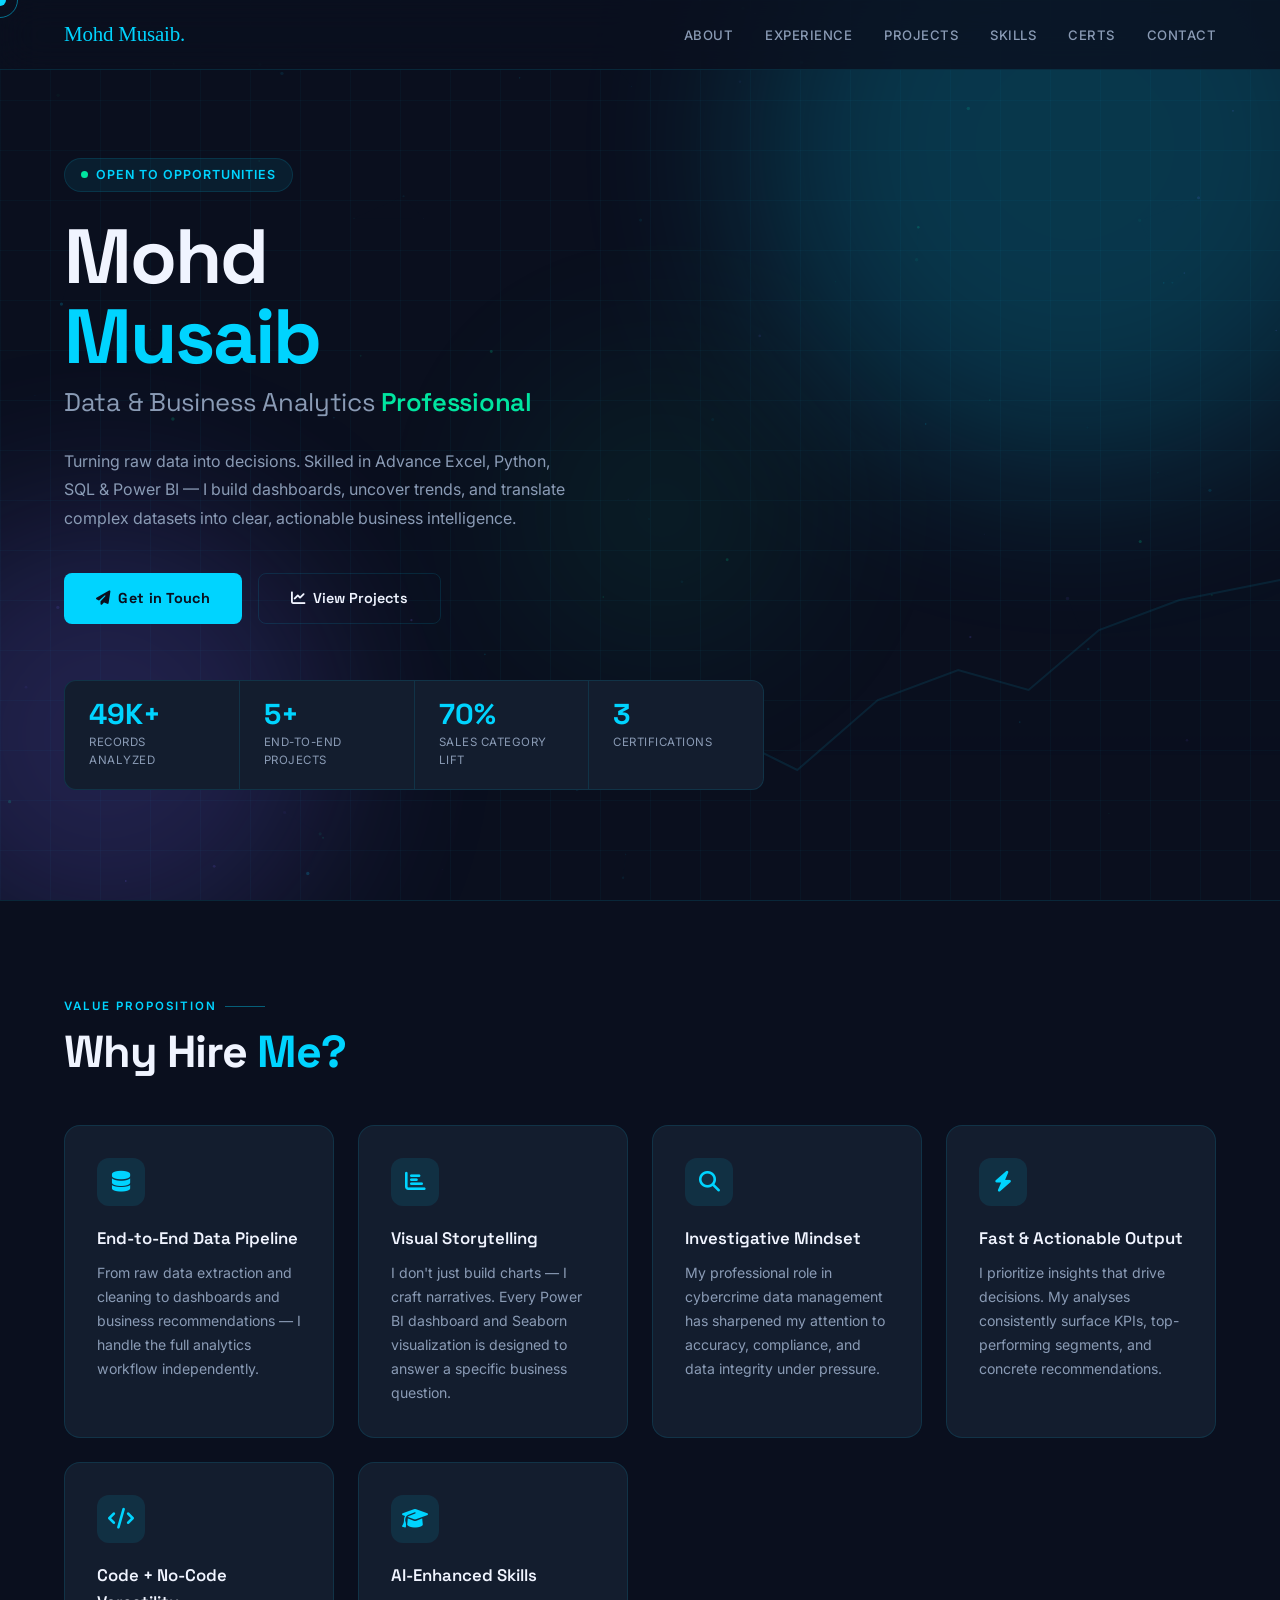
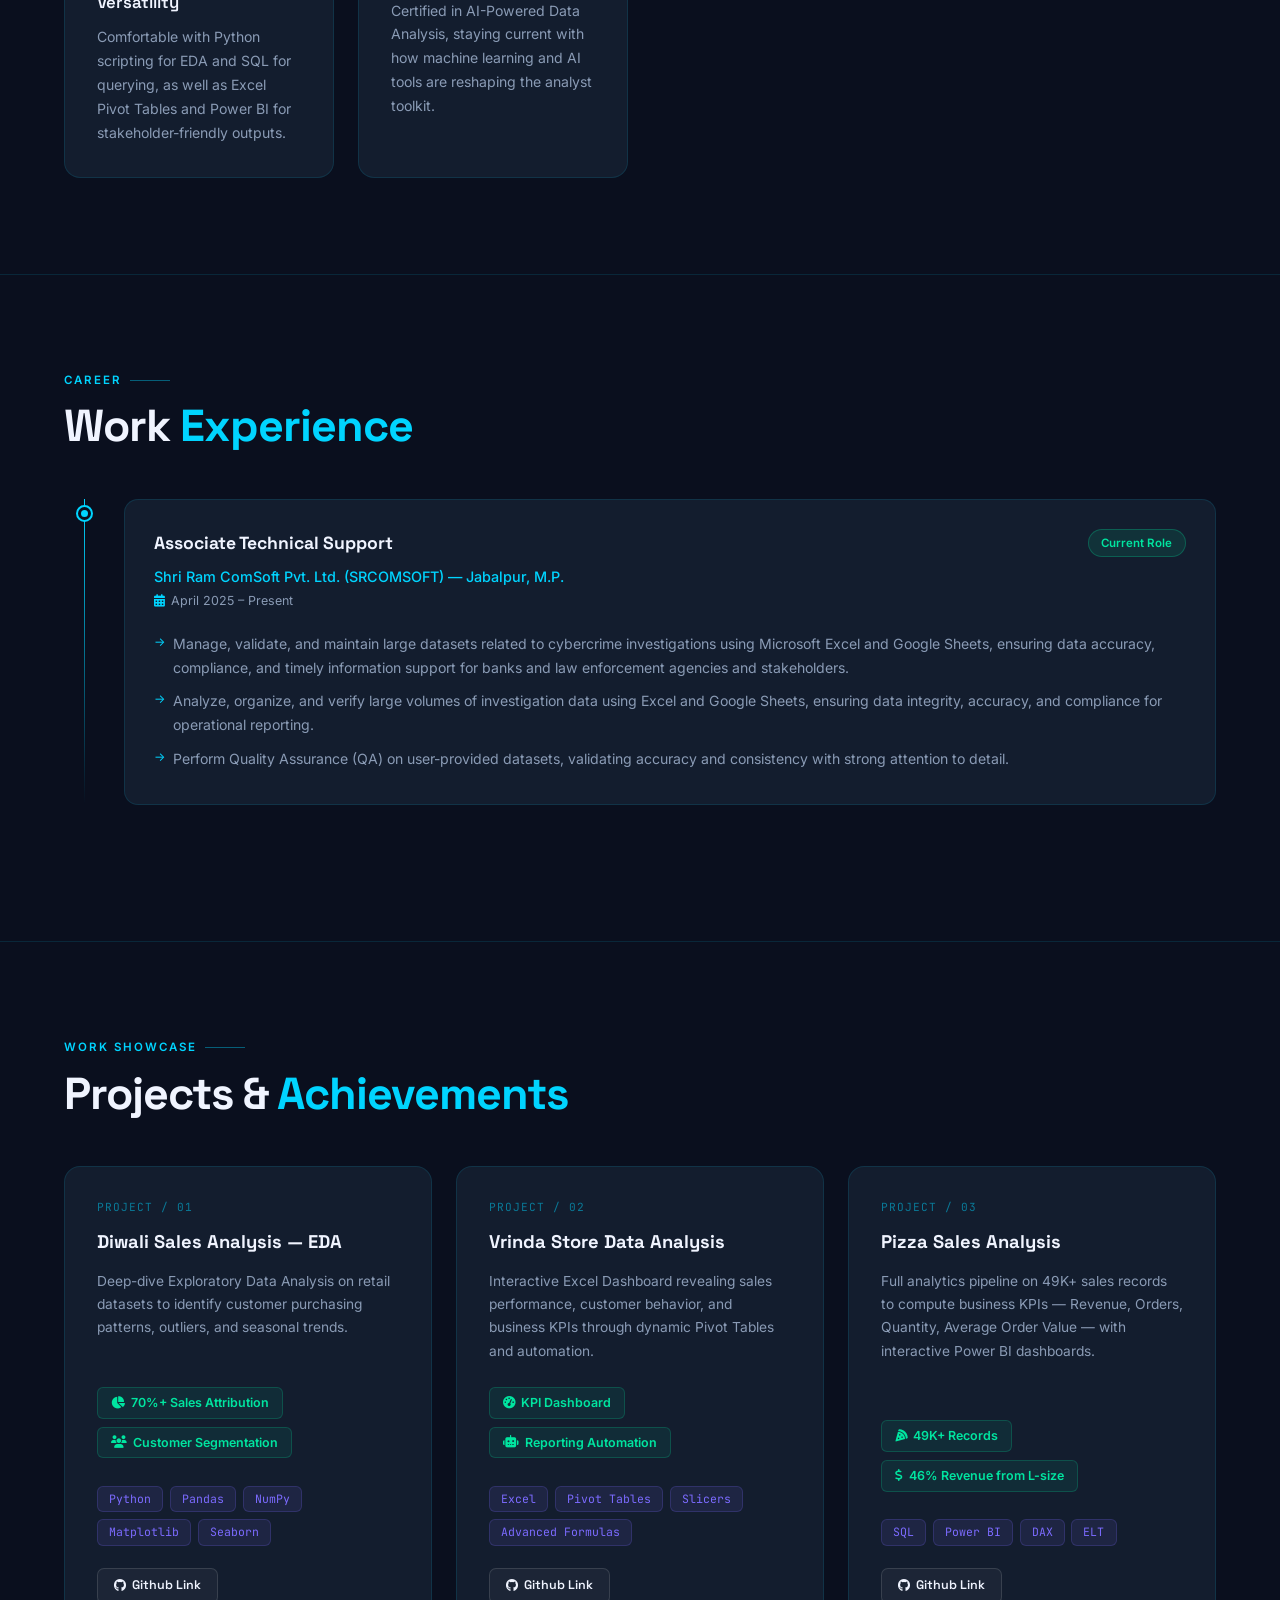
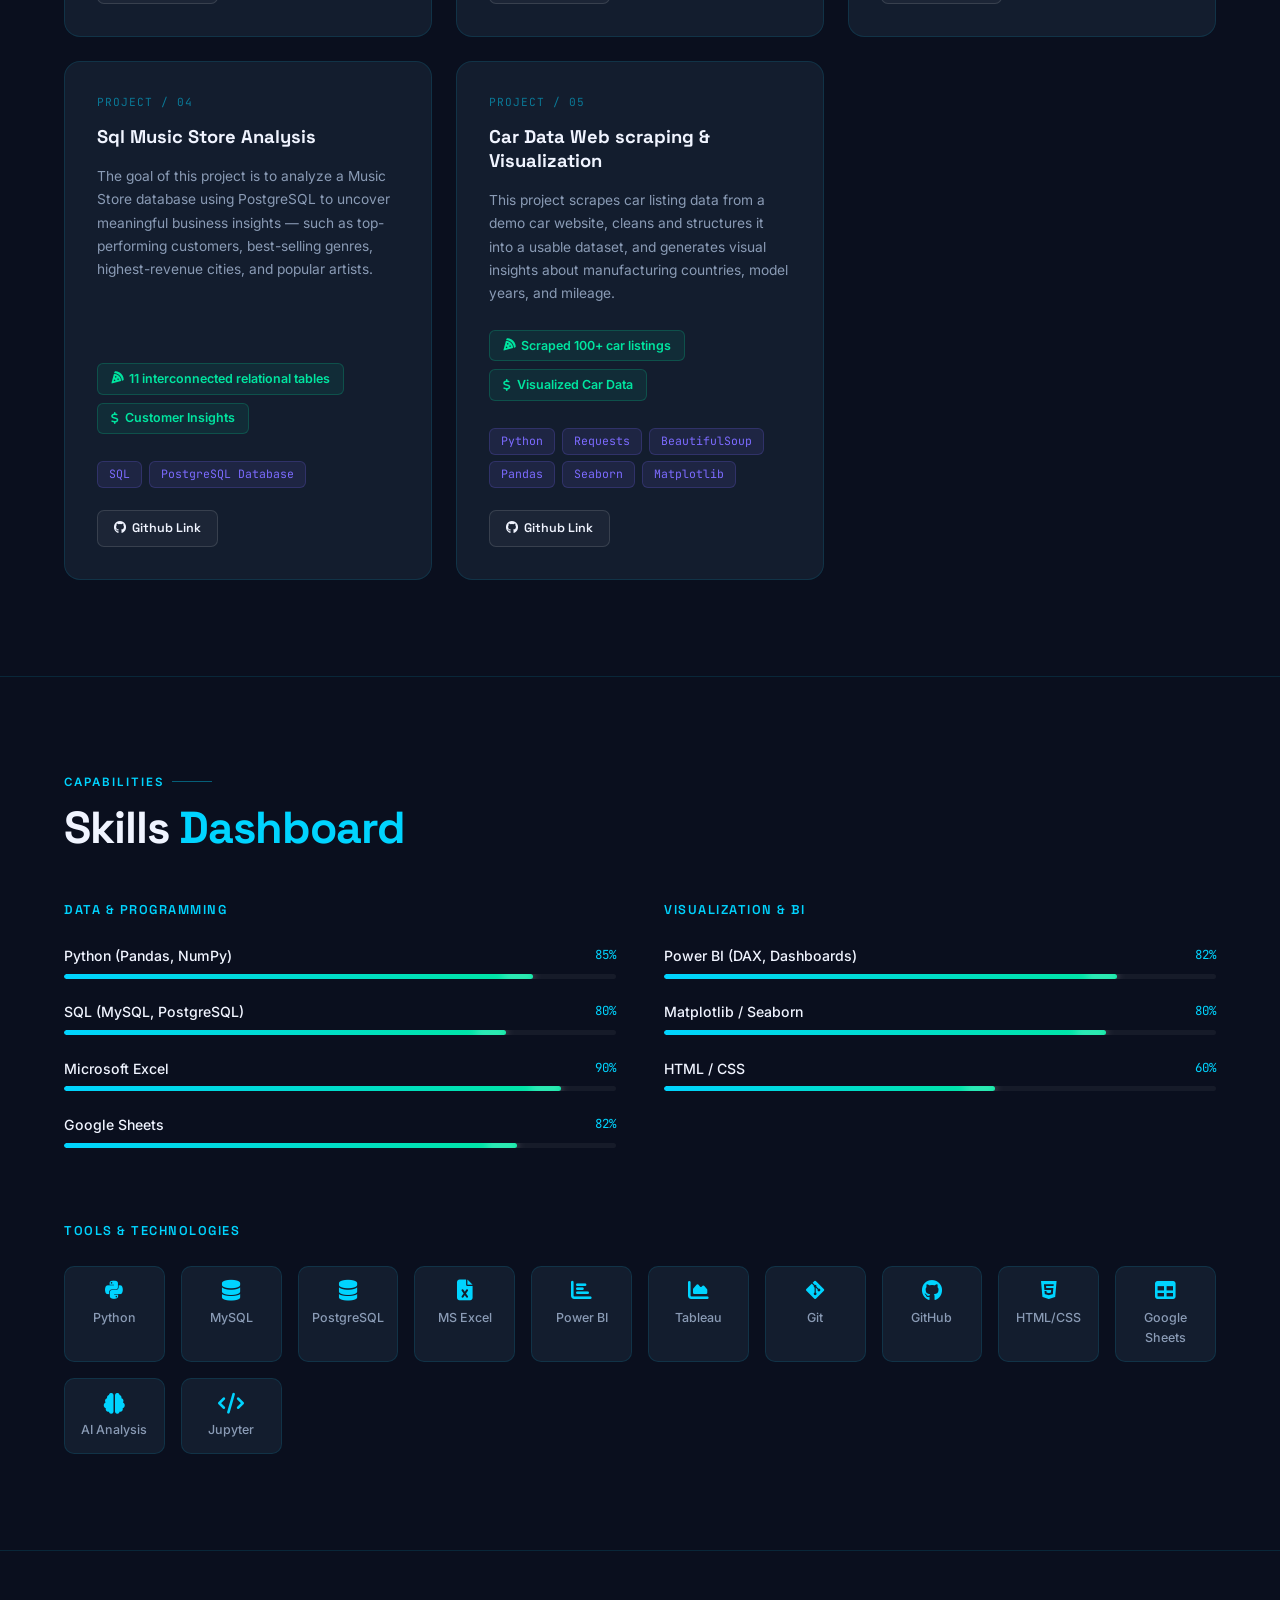
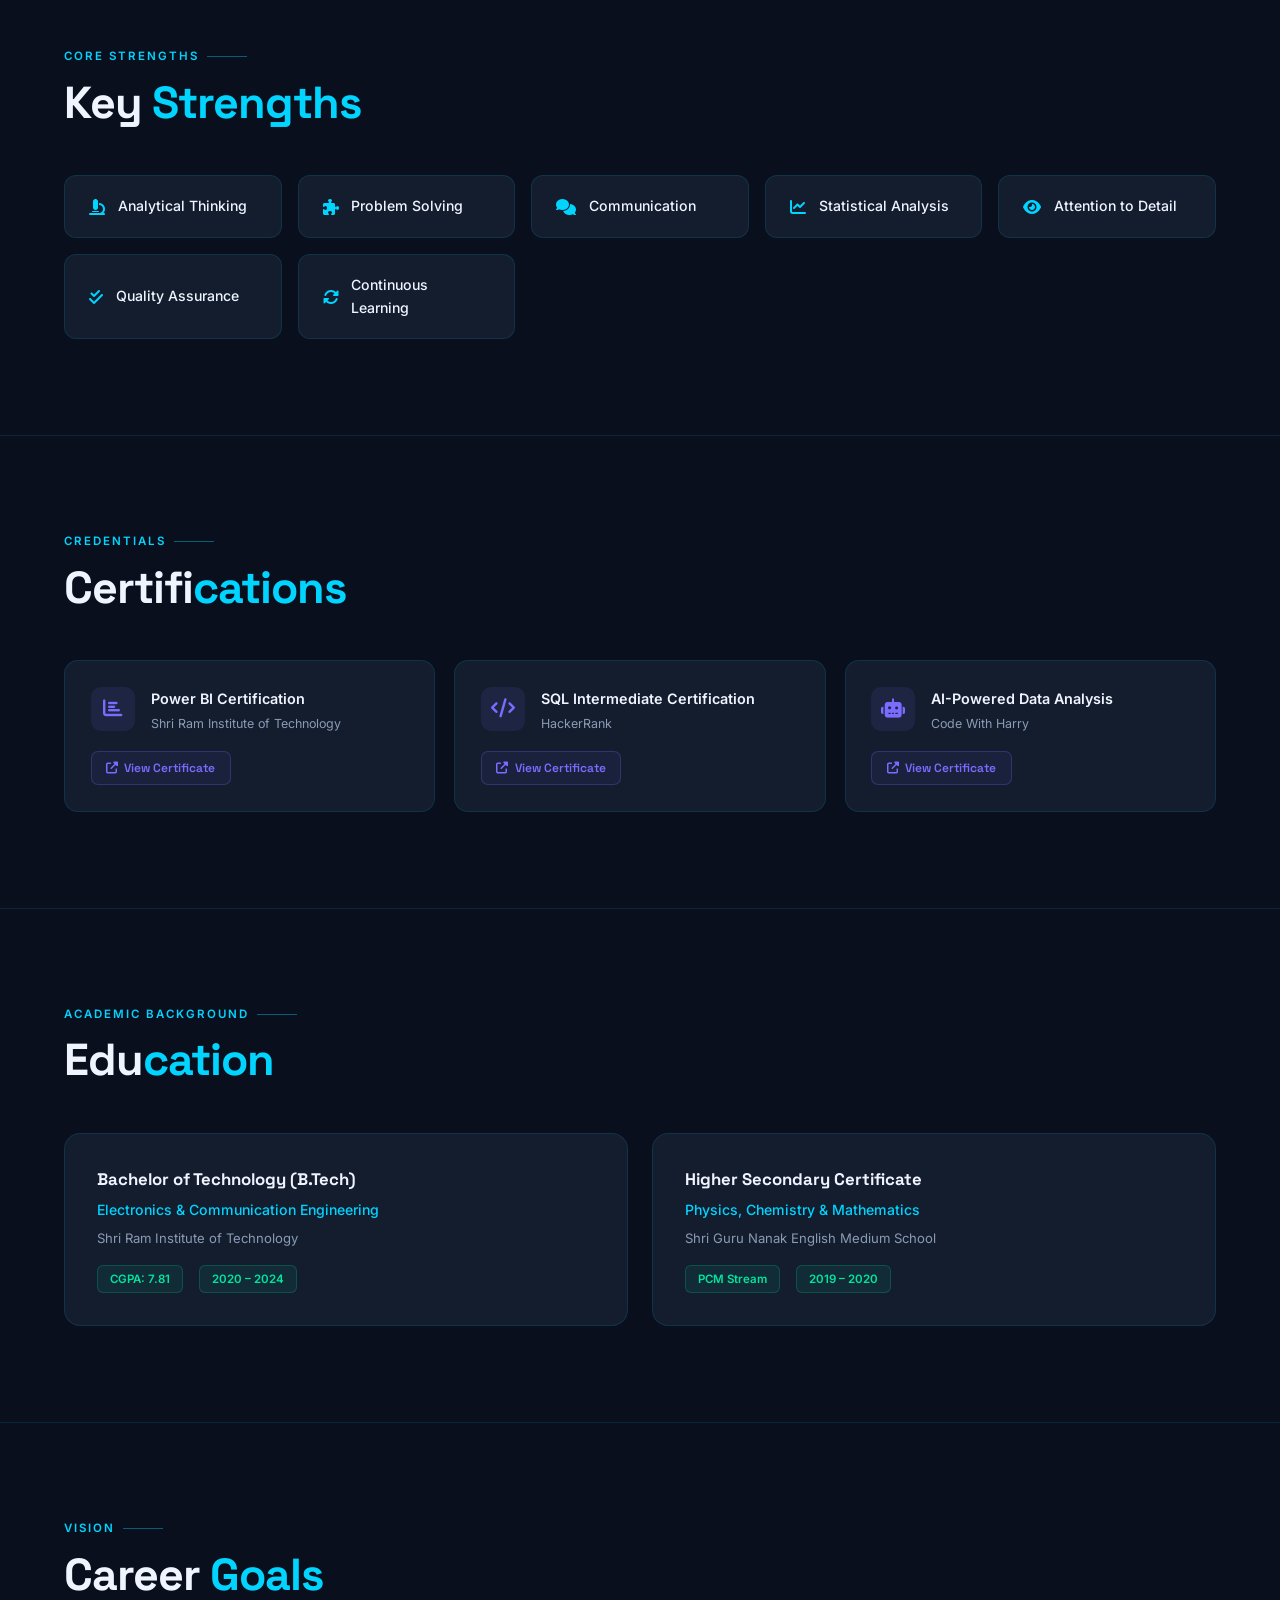
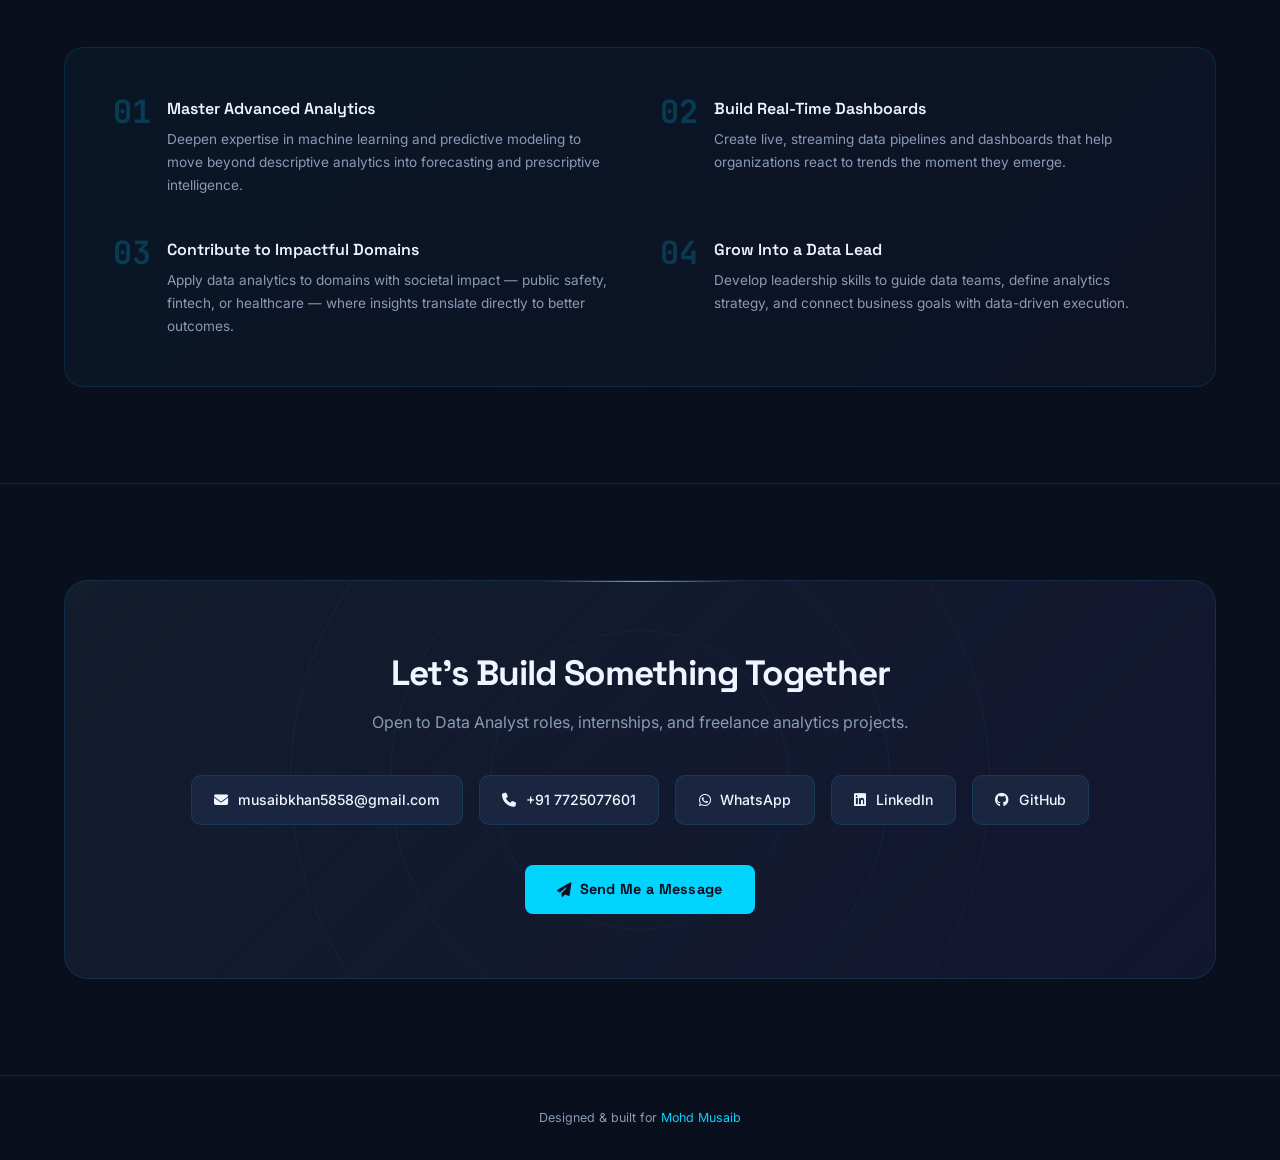
<file: index.html>
<!DOCTYPE html>
<html lang="en">
<head>
<meta charset="UTF-8">
<meta name="viewport" content="width=device-width, initial-scale=1.0">
<title>Mohd Musaib — An Analyst Portfolio</title>
<link href="https://fonts.googleapis.com/css2?family=Space+Grotesk:wght@300;400;500;600;700&family=Inter:wght@300;400;500;600&family=JetBrains+Mono:wght@400;500&display=swap" rel="stylesheet">
<link rel="stylesheet" href="https://cdnjs.cloudflare.com/ajax/libs/font-awesome/6.5.0/css/all.min.css">
<link rel="stylesheet" href="index.css">
</head>
<body>

<!-- CURSOR -->
<div class="cursor" id="cursor"></div>
<div class="cursor-ring" id="cursorRing"></div>

<!-- SCROLL PROGRESS -->
<div id="scroll-progress"></div>

<!-- PARTICLES CANVAS -->
<canvas id="particles-canvas"></canvas>

<!-- NAV -->
<nav id="navbar">
  <div class="nav-logo">Mohd Musaib.</div>
  <ul class="nav-links">
    <li><a href="#about">About</a></li>
    <li><a href="#experience">Experience</a></li>
    <li><a href="#projects">Projects</a></li>
    <li><a href="#skills">Skills</a></li>
    <li><a href="#certifications">Certs</a></li>
    <li><a href="#contact">Contact</a></li>
  </ul>
</nav>

<!-- HERO -->
<section class="hero" id="about">
  <div class="hero-bg">
    <div class="grid-overlay"></div>
    <div class="orb orb1"></div>
    <div class="orb orb2"></div>
    <div class="orb orb3"></div>

    <!-- Floating data bits -->
    <span class="data-bit" style="left:62%;top:20%;animation-delay:0s;">SELECT *</span>
    <span class="data-bit" style="left:72%;top:55%;animation-delay:1.5s;">df.groupby()</span>
    <span class="data-bit" style="left:80%;top:35%;animation-delay:3s;">SUM(revenue)</span>
    <span class="data-bit" style="left:55%;top:70%;animation-delay:4.5s;">DAX MEASURE</span>
    <span class="data-bit" style="left:85%;top:75%;animation-delay:2s;">EDA →</span>

    <svg class="chart-line-svg" viewBox="0 0 700 300" preserveAspectRatio="none">
      <defs>
        <linearGradient id="chartGrad" x1="0" y1="0" x2="0" y2="1">
          <stop offset="0%" stop-color="#00D4FF" stop-opacity="0.4"/>
          <stop offset="100%" stop-color="#00D4FF" stop-opacity="0"/>
        </linearGradient>
      </defs>
      <path class="chart-fill" d="M0,250 L80,220 L160,200 L220,230 L300,160 L380,130 L450,150 L520,90 L600,60 L700,40 L700,300 L0,300 Z"/>
      <path class="chart-path" d="M0,250 L80,220 L160,200 L220,230 L300,160 L380,130 L450,150 L520,90 L600,60 L700,40"/>
    </svg>
  </div>

  <div class="hero-content">
    <div class="hero-eyebrow">
      <div class="pulse-dot"></div>
      Open to Opportunities
    </div>
    <h1 class="hero-name">Mohd<br><span class="glitch">Musaib</span></h1>
    <p class="hero-title">Data & Business Analytics <strong>Professional</strong></p>
    <p class="hero-desc">
      Turning raw data into decisions. Skilled in Advance Excel, Python, SQL &amp; Power BI — I build dashboards, uncover trends, and translate complex datasets into clear, actionable business intelligence.
    </p>
    <div class="hero-cta">
      <a href="#contact" class="btn-primary"><i class="fas fa-paper-plane"></i> Get in Touch</a>
      <a href="#projects" class="btn-secondary"><i class="fas fa-chart-line"></i> View Projects</a>
    </div>

    <div class="stats-bar">
      <div class="stat-item">
        <div class="stat-number" data-target="49" data-suffix="K+">0</div>
        <div class="stat-label">Records Analyzed</div>
      </div>
      <div class="stat-item">
        <div class="stat-number" data-target="5" data-suffix="+">0</div>
        <div class="stat-label">End-to-End Projects</div>
      </div>
      <div class="stat-item">
        <div class="stat-number" data-target="70" data-suffix="%">0</div>
        <div class="stat-label">Sales Category Lift</div>
      </div>
      <div class="stat-item">
        <div class="stat-number" data-target="3" data-suffix="">0</div>
        <div class="stat-label">Certifications</div>
      </div>
    </div>
  </div>
</section>

<hr class="section-divider">

<!-- WHY HIRE ME -->
<section id="why">
  <div class="section-eyebrow">Value Proposition</div>
  <h2 class="section-title">Why Hire <span>Me?</span></h2>
  <div class="why-grid">
    <div class="why-card fade-up">
      <div class="why-icon"><i class="fas fa-database"></i></div>
      <h3>End-to-End Data Pipeline</h3>
      <p>From raw data extraction and cleaning to dashboards and business recommendations — I handle the full analytics workflow independently.</p>
    </div>
    <div class="why-card fade-up">
      <div class="why-icon"><i class="fas fa-chart-bar"></i></div>
      <h3>Visual Storytelling</h3>
      <p>I don't just build charts — I craft narratives. Every Power BI dashboard and Seaborn visualization is designed to answer a specific business question.</p>
    </div>
    <div class="why-card fade-up">
      <div class="why-icon"><i class="fas fa-search"></i></div>
      <h3>Investigative Mindset</h3>
      <p>My professional role in cybercrime data management has sharpened my attention to accuracy, compliance, and data integrity under pressure.</p>
    </div>
    <div class="why-card fade-up">
      <div class="why-icon"><i class="fas fa-bolt"></i></div>
      <h3>Fast &amp; Actionable Output</h3>
      <p>I prioritize insights that drive decisions. My analyses consistently surface KPIs, top-performing segments, and concrete recommendations.</p>
    </div>
    <div class="why-card fade-up">
      <div class="why-icon"><i class="fas fa-code"></i></div>
      <h3>Code + No-Code Versatility</h3>
      <p>Comfortable with Python scripting for EDA and SQL for querying, as well as Excel Pivot Tables and Power BI for stakeholder-friendly outputs.</p>
    </div>
    <div class="why-card fade-up">
      <div class="why-icon"><i class="fas fa-graduation-cap"></i></div>
      <h3>AI-Enhanced Skills</h3>
      <p>Certified in AI-Powered Data Analysis, staying current with how machine learning and AI tools are reshaping the analyst toolkit.</p>
    </div>
  </div>
</section>

<hr class="section-divider">

<!-- EXPERIENCE -->
<section id="experience">
  <div class="section-eyebrow">Career</div>
  <h2 class="section-title">Work <span>Experience</span></h2>
  <div class="timeline">
    <div class="timeline-item fade-up">
      <div class="timeline-dot"></div>
      <div class="timeline-card">
        <div class="timeline-header">
          <div class="timeline-role">Associate Technical Support</div>
          <span class="timeline-badge">Current Role</span>
        </div>
        <div class="timeline-company">Shri Ram ComSoft Pvt. Ltd. (SRCOMSOFT) — Jabalpur, M.P.</div>
        <div class="timeline-date"><i class="fas fa-calendar-alt" style="color:var(--cyan);margin-right:0.4rem;"></i>April 2025 – Present</div>
        <ul class="timeline-list">
          <li>Manage, validate, and maintain large datasets related to cybercrime investigations using Microsoft Excel and Google
              Sheets, ensuring data accuracy, compliance, and timely information support for banks and law enforcement agencies and
              stakeholders.</li>
          <li>Analyze, organize, and verify large volumes of investigation data using Excel and Google Sheets, ensuring data integrity,
              accuracy, and compliance for operational reporting.</li>
          <li>Perform Quality Assurance (QA) on user-provided datasets, validating accuracy and consistency with strong attention to detail.</li>
        </ul>
      </div>
    </div>
  </div>
</section>

<hr class="section-divider">

<!-- PROJECTS -->
<section id="projects">
  <div class="section-eyebrow">Work Showcase</div>
  <h2 class="section-title">Projects &amp; <span>Achievements</span></h2>
  <div class="projects-grid">

    <div class="project-card fade-up">
      <div class="project-number">PROJECT / 01</div>
      <h3 class="project-title">Diwali Sales Analysis — EDA</h3>
      <p class="project-desc">Deep-dive Exploratory Data Analysis on retail datasets to identify customer purchasing patterns, outliers, and seasonal trends.</p>
      <div>
        <span class="project-metric"><i class="fas fa-chart-pie"></i> 70%+ Sales Attribution</span>
        <span class="project-metric"><i class="fas fa-users"></i> Customer Segmentation</span>
      </div>
      <div class="project-tags">
        <span class="project-tag">Python</span>
        <span class="project-tag">Pandas</span>
        <span class="project-tag">NumPy</span>
        <span class="project-tag">Matplotlib</span>
        <span class="project-tag">Seaborn</span>
      </div>
      <!-- 🔗 ADD YOUR LINKS BELOW: replace # with your actual URL -->
      <div class="project-links">
        <a href="https://github.com/muhammadmusaib/Diwali-Sales-Exploratory-Data-Analysis-EDA-project./blob/main/Diwali_sales_analysis.ipynb" class="project-link-btn github" title="Add your GitHub link here">
          <i class="fab fa-github"></i> Github Link
        </a>
        <!-- <a href="https://github.com/muhammadmusaib/Diwali-Sales-Exploratory-Data-Analysis-EDA-project./blob/main/Diwali_sales_analysis.ipynb" class="project-link-btn live placeholder" title="Add your live/notebook link here">
          <i class="fas fa-external-link-alt"></i> Live / Notebook
        </a> -->
      </div>
    </div>

    <div class="project-card fade-up">
      <div class="project-number">PROJECT / 02</div>
      <h3 class="project-title">Vrinda Store Data Analysis</h3>
      <p class="project-desc">Interactive Excel Dashboard revealing sales performance, customer behavior, and business KPIs through dynamic Pivot Tables and automation.</p>
      <div>
        <span class="project-metric"><i class="fas fa-tachometer-alt"></i> KPI Dashboard</span>
        <span class="project-metric"><i class="fas fa-robot"></i> Reporting Automation</span>
      </div>
      <div class="project-tags">
        <span class="project-tag">Excel</span>
        <span class="project-tag">Pivot Tables</span>
        <span class="project-tag">Slicers</span>
        <span class="project-tag">Advanced Formulas</span>
      </div>
      <!-- 🔗 ADD YOUR LINKS BELOW -->
      <div class="project-links">
        <a href="https://github.com/muhammadmusaib/Vrinda-sales-data-analysis" class="project-link-btn github" title="Add your GitHub link here">
          <i class="fab fa-github"></i> Github Link
        </a>
        <!-- <a href="#" class="project-link-btn live placeholder" title="Add your Excel/Drive link here">
          <i class="fas fa-external-link-alt"></i> View Dashboard
        </a> -->
      </div>
    </div>

    <div class="project-card fade-up">
      <div class="project-number">PROJECT / 03</div>
      <h3 class="project-title">Pizza Sales Analysis</h3>
      <p class="project-desc">Full analytics pipeline on 49K+ sales records to compute business KPIs — Revenue, Orders, Quantity, Average Order Value — with interactive Power BI dashboards.</p>
      <div>
        <span class="project-metric"><i class="fas fa-pizza-slice"></i> 49K+ Records</span>
        <span class="project-metric"><i class="fas fa-dollar-sign"></i> 46% Revenue from L-size</span>
      </div>
      <div class="project-tags">
        <span class="project-tag">SQL</span>
        <span class="project-tag">Power BI</span>
        <span class="project-tag">DAX</span>
        <span class="project-tag">ELT</span>
      </div>
      <!-- 🔗 ADD YOUR LINKS BELOW -->
      <div class="project-links">
        <a href="https://github.com/muhammadmusaib/Pizza-Sales-Analysis-SQL-PowerBI" class="project-link-btn github" title="Add your GitHub link here">
          <i class="fab fa-github"></i> Github Link
        </a>
        <!-- <a href="#" class="project-link-btn live placeholder" title="Add your Power BI report link here">
          <i class="fas fa-external-link-alt"></i> Power BI Report
        </a> -->
      </div>
    </div>
    <div class="project-card fade-up">
      <div class="project-number">PROJECT / 04</div>
      <h3 class="project-title">Sql Music Store Analysis</h3>
      <p class="project-desc">The goal of this project is to analyze a Music Store database using PostgreSQL to uncover meaningful business insights — such as top-performing customers, best-selling genres, highest-revenue cities, and popular artists.</p>
      <div>
        <span class="project-metric"><i class="fas fa-pizza-slice"></i>11 interconnected relational tables</span>
        <span class="project-metric"><i class="fas fa-dollar-sign"></i>Customer Insights</span>
      </div>
      <div class="project-tags">
        <span class="project-tag">SQL</span>
        <span class="project-tag">PostgreSQL Database</span>
      </div>
      <!-- 🔗 ADD YOUR LINKS BELOW -->
      <div class="project-links">
        <a href="https://github.com/muhammadmusaib/Sql-Music-Store-Analysis" class="project-link-btn github" title="Add your GitHub link here">
          <i class="fab fa-github"></i> Github Link
        </a>
        <!-- <a href="#" class="project-link-btn live placeholder" title="Add your Power BI report link here">
          <i class="fas fa-external-link-alt"></i> Power BI Report
        </a> -->
      </div>
    </div>
    <div class="project-card fade-up">
      <div class="project-number">PROJECT / 05</div>
      <h3 class="project-title">Car Data Web scraping & Visualization</h3>
      <p class="project-desc">This project scrapes car listing data from a demo car website, cleans and structures it into a usable dataset, and generates visual insights about manufacturing countries, model years, and mileage.</p>
      <div>
        <span class="project-metric"><i class="fas fa-pizza-slice"></i>Scraped 100+ car listings</span>
        <span class="project-metric"><i class="fas fa-dollar-sign"></i>Visualized Car Data</span>
      </div>
      <div class="project-tags">
        <span class="project-tag">Python</span>
        <span class="project-tag">Requests</span>
        <span class="project-tag">BeautifulSoup</span>
        <span class="project-tag">Pandas</span>
        <span class="project-tag">Seaborn</span>
        <span class="project-tag">Matplotlib</span>
      </div>
      <!-- 🔗 ADD YOUR LINKS BELOW -->
      <div class="project-links">
        <a href="https://github.com/muhammadmusaib/Car-Data-Web-Scraping-Project/blob/main/main.ipynb" class="project-link-btn github" title="Add your GitHub link here">
          <i class="fab fa-github"></i> Github Link
        </a>
        <!-- <a href="#" class="project-link-btn live placeholder" title="Add your Power BI report link here">
          <i class="fas fa-external-link-alt"></i> Power BI Report
        </a> -->
      </div>
    </div>
  </div>
</section>

<hr class="section-divider">

<!-- SKILLS -->
<section id="skills">
  <div class="section-eyebrow">Capabilities</div>
  <h2 class="section-title">Skills <span>Dashboard</span></h2>
  <div class="skills-wrapper">
    <div>
      <div class="skill-group-title">Data &amp; Programming</div>
      <div class="skill-item">
        <div class="skill-info"><span class="skill-name">Python (Pandas, NumPy)</span><span class="skill-pct">85%</span></div>
        <div class="skill-bar"><div class="skill-fill" data-width="85"></div></div>
      </div>
      <div class="skill-item">
        <div class="skill-info"><span class="skill-name">SQL (MySQL, PostgreSQL)</span><span class="skill-pct">80%</span></div>
        <div class="skill-bar"><div class="skill-fill" data-width="80"></div></div>
      </div>
      <div class="skill-item">
        <div class="skill-info"><span class="skill-name">Microsoft Excel</span><span class="skill-pct">90%</span></div>
        <div class="skill-bar"><div class="skill-fill" data-width="90"></div></div>
      </div>
      <div class="skill-item">
        <div class="skill-info"><span class="skill-name">Google Sheets</span><span class="skill-pct">82%</span></div>
        <div class="skill-bar"><div class="skill-fill" data-width="82"></div></div>
      </div>
    </div>
    <div>
      <div class="skill-group-title">Visualization &amp; BI</div>
      <div class="skill-item">
        <div class="skill-info"><span class="skill-name">Power BI (DAX, Dashboards)</span><span class="skill-pct">82%</span></div>
        <div class="skill-bar"><div class="skill-fill" data-width="82"></div></div>
      </div>
      <div class="skill-item">
        <div class="skill-info"><span class="skill-name">Matplotlib / Seaborn</span><span class="skill-pct">80%</span></div>
        <div class="skill-bar"><div class="skill-fill" data-width="80"></div></div>
      </div>
      <div class="skill-item">
        <div class="skill-info"><span class="skill-name">HTML / CSS</span><span class="skill-pct">60%</span></div>
        <div class="skill-bar"><div class="skill-fill" data-width="60"></div></div>
      </div>
    </div>
  </div>

  <br><br>
  <div class="skill-group-title">Tools &amp; Technologies</div>
  <div class="tools-grid">
    <div class="tool-chip"><i class="fab fa-python"></i>Python</div>
    <div class="tool-chip"><i class="fas fa-database"></i>MySQL</div>
    <div class="tool-chip"><i class="fas fa-database"></i>PostgreSQL</div>
    <div class="tool-chip"><i class="fas fa-file-excel"></i>MS Excel</div>
    <div class="tool-chip"><i class="fas fa-chart-bar"></i>Power BI</div>
    <div class="tool-chip"><i class="fas fa-chart-area"></i>Tableau</div>
    <div class="tool-chip"><i class="fab fa-git-alt"></i>Git</div>
    <div class="tool-chip"><i class="fab fa-github"></i>GitHub</div>
    <div class="tool-chip"><i class="fab fa-html5"></i>HTML/CSS</div>
    <div class="tool-chip"><i class="fas fa-table"></i>Google Sheets</div>
    <div class="tool-chip"><i class="fas fa-brain"></i>AI Analysis</div>
    <div class="tool-chip"><i class="fas fa-code"></i>Jupyter</div>
  </div>
</section>

<hr class="section-divider">

<!-- STRENGTHS -->
<section>
  <div class="section-eyebrow">Core Strengths</div>
  <h2 class="section-title">Key <span>Strengths</span></h2>
  <div class="strengths-grid">
    <div class="strength-chip fade-up"><i class="fas fa-microscope"></i> Analytical Thinking</div>
    <div class="strength-chip fade-up"><i class="fas fa-puzzle-piece"></i> Problem Solving</div>
    <div class="strength-chip fade-up"><i class="fas fa-comments"></i> Communication</div>
    <div class="strength-chip fade-up"><i class="fas fa-chart-line"></i> Statistical Analysis</div>
    <div class="strength-chip fade-up"><i class="fas fa-eye"></i> Attention to Detail</div>
    <div class="strength-chip fade-up"><i class="fas fa-check-double"></i> Quality Assurance</div>
    <div class="strength-chip fade-up"><i class="fas fa-sync-alt"></i> Continuous Learning</div>
  </div>
</section>

<hr class="section-divider">

<!-- CERTIFICATIONS -->
<section id="certifications">
  <div class="section-eyebrow">Credentials</div>
  <h2 class="section-title">Certifi<span>cations</span></h2>
  <div class="cert-grid">

    <div class="cert-card fade-up">
      <div class="cert-top">
        <div class="cert-icon"><i class="fas fa-chart-bar"></i></div>
        <div>
          <div class="cert-title">Power BI Certification</div>
          <div class="cert-issuer">Shri Ram Institute of Technology</div>
        </div>
      </div>
      <!-- 🔗 ADD CERTIFICATE LINK: replace # with your credential URL -->
      <a href="https://drive.google.com/file/d/1PB_iSw44Xa-flvZ6yKOEP_4d_Iz4C9YK/view" class="cert-link-btn" title="Add your certificate link here">
        <i class="fas fa-external-link-alt"></i> View Certificate
      </a>
    </div>

    <div class="cert-card fade-up">
      <div class="cert-top">
        <div class="cert-icon"><i class="fas fa-code"></i></div>
        <div>
          <div class="cert-title">SQL Intermediate Certification</div>
          <div class="cert-issuer">HackerRank</div>
        </div>
      </div>
      <!-- 🔗 ADD CERTIFICATE LINK -->
      <a href="https://www.hackerrank.com/certificates/iframe/beb3333800c1" class="cert-link-btn" title="Add your HackerRank certificate link here">
        <i class="fas fa-external-link-alt"></i> View Certificate
      </a>
    </div>

    <div class="cert-card fade-up">
      <div class="cert-top">
        <div class="cert-icon"><i class="fas fa-robot"></i></div>
        <div>
          <div class="cert-title">AI-Powered Data Analysis</div>
          <div class="cert-issuer">Code With Harry</div>
        </div>
      </div>
      <!-- 🔗 ADD CERTIFICATE LINK -->
      <a href="https://drive.google.com/file/d/1uKnJPUJDqF_O4-yibo-uel3nw4PT7Yhb/view" class="cert-link-btn" title="Add your certificate link here">
        <i class="fas fa-external-link-alt"></i> View Certificate
      </a>
    </div>

  </div>
</section>

<hr class="section-divider">

<!-- EDUCATION -->
<section>
  <div class="section-eyebrow">Academic Background</div>
  <h2 class="section-title">Edu<span>cation</span></h2>
  <div class="edu-grid">
    <div class="edu-card fade-up">
      <div class="edu-degree">Bachelor of Technology (B.Tech)</div>
      <div class="edu-field">Electronics &amp; Communication Engineering</div>
      <div class="edu-school">Shri Ram Institute of Technology</div>
      <div class="edu-meta">
        <span class="edu-badge">CGPA: 7.81</span>
        <span class="edu-badge">2020 – 2024</span>
      </div>
    </div>
    <div class="edu-card fade-up">
      <div class="edu-degree">Higher Secondary Certificate</div>
      <div class="edu-field">Physics, Chemistry &amp; Mathematics</div>
      <div class="edu-school">Shri Guru Nanak English Medium School</div>
      <div class="edu-meta">
        <span class="edu-badge">PCM Stream</span>
        <span class="edu-badge">2019 – 2020</span>
      </div>
    </div>
  </div>
</section>

<hr class="section-divider">

<!-- CAREER GOALS -->
<section>
  <div class="section-eyebrow">Vision</div>
  <h2 class="section-title">Career <span>Goals</span></h2>
  <div class="goals-card">
    <div class="goal-item fade-up">
      <div class="goal-num">01</div>
      <div class="goal-text">
        <h4>Master Advanced Analytics</h4>
        <p>Deepen expertise in machine learning and predictive modeling to move beyond descriptive analytics into forecasting and prescriptive intelligence.</p>
      </div>
    </div>
    <div class="goal-item fade-up">
      <div class="goal-num">02</div>
      <div class="goal-text">
        <h4>Build Real-Time Dashboards</h4>
        <p>Create live, streaming data pipelines and dashboards that help organizations react to trends the moment they emerge.</p>
      </div>
    </div>
    <div class="goal-item fade-up">
      <div class="goal-num">03</div>
      <div class="goal-text">
        <h4>Contribute to Impactful Domains</h4>
        <p>Apply data analytics to domains with societal impact — public safety, fintech, or healthcare — where insights translate directly to better outcomes.</p>
      </div>
    </div>
    <div class="goal-item fade-up">
      <div class="goal-num">04</div>
      <div class="goal-text">
        <h4>Grow Into a Data Lead</h4>
        <p>Develop leadership skills to guide data teams, define analytics strategy, and connect business goals with data-driven execution.</p>
      </div>
    </div>
  </div>
</section>

<hr class="section-divider">

<!-- CONTACT -->
<section id="contact" style="padding: 6rem 5%;">
  <div class="contact-section">
    <div class="contact-ring"></div>
    <div class="contact-ring"></div>
    <div class="contact-ring"></div>
    <div class="contact-inner">
      <h2 class="contact-title">Let's Build Something Together</h2>
      <p class="contact-subtitle">Open to Data Analyst roles, internships, and freelance analytics projects.</p>
      <div class="contact-links">
        <a href="mailto:musaibkhan5858@gmail.com" class="contact-link email-link">
          <i class="fas fa-envelope"></i> musaibkhan5858@gmail.com
        </a>
        <a href="tel:+917725077601" class="contact-link">
          <i class="fas fa-phone"></i> +91 7725077601
        </a>
        <a href="https://wa.me/917725077601" target="_blank" class="contact-link whatsapp-link">
          <i class="fab fa-whatsapp"></i> WhatsApp
        </a>
        <a href="https://www.linkedin.com/in/themusaibkhan/" target="_blank" class="contact-link linkedin-link">
          <i class="fab fa-linkedin"></i> LinkedIn
        </a>
        <a href="https://github.com/muhammadmusaib" target="_blank" class="contact-link github-link">
          <i class="fab fa-github"></i> GitHub
        </a>
      </div>
      <a href="mailto:musaibkhan5858@gmail.com" class="btn-primary" style="display:inline-flex;">
        <i class="fas fa-paper-plane"></i> Send Me a Message
      </a>
    </div>
  </div>
</section>

<footer>
  Designed &amp; built for <span>Mohd Musaib</span>
</footer>

<script src="script.js"></script>
</body>
</html>
</file>
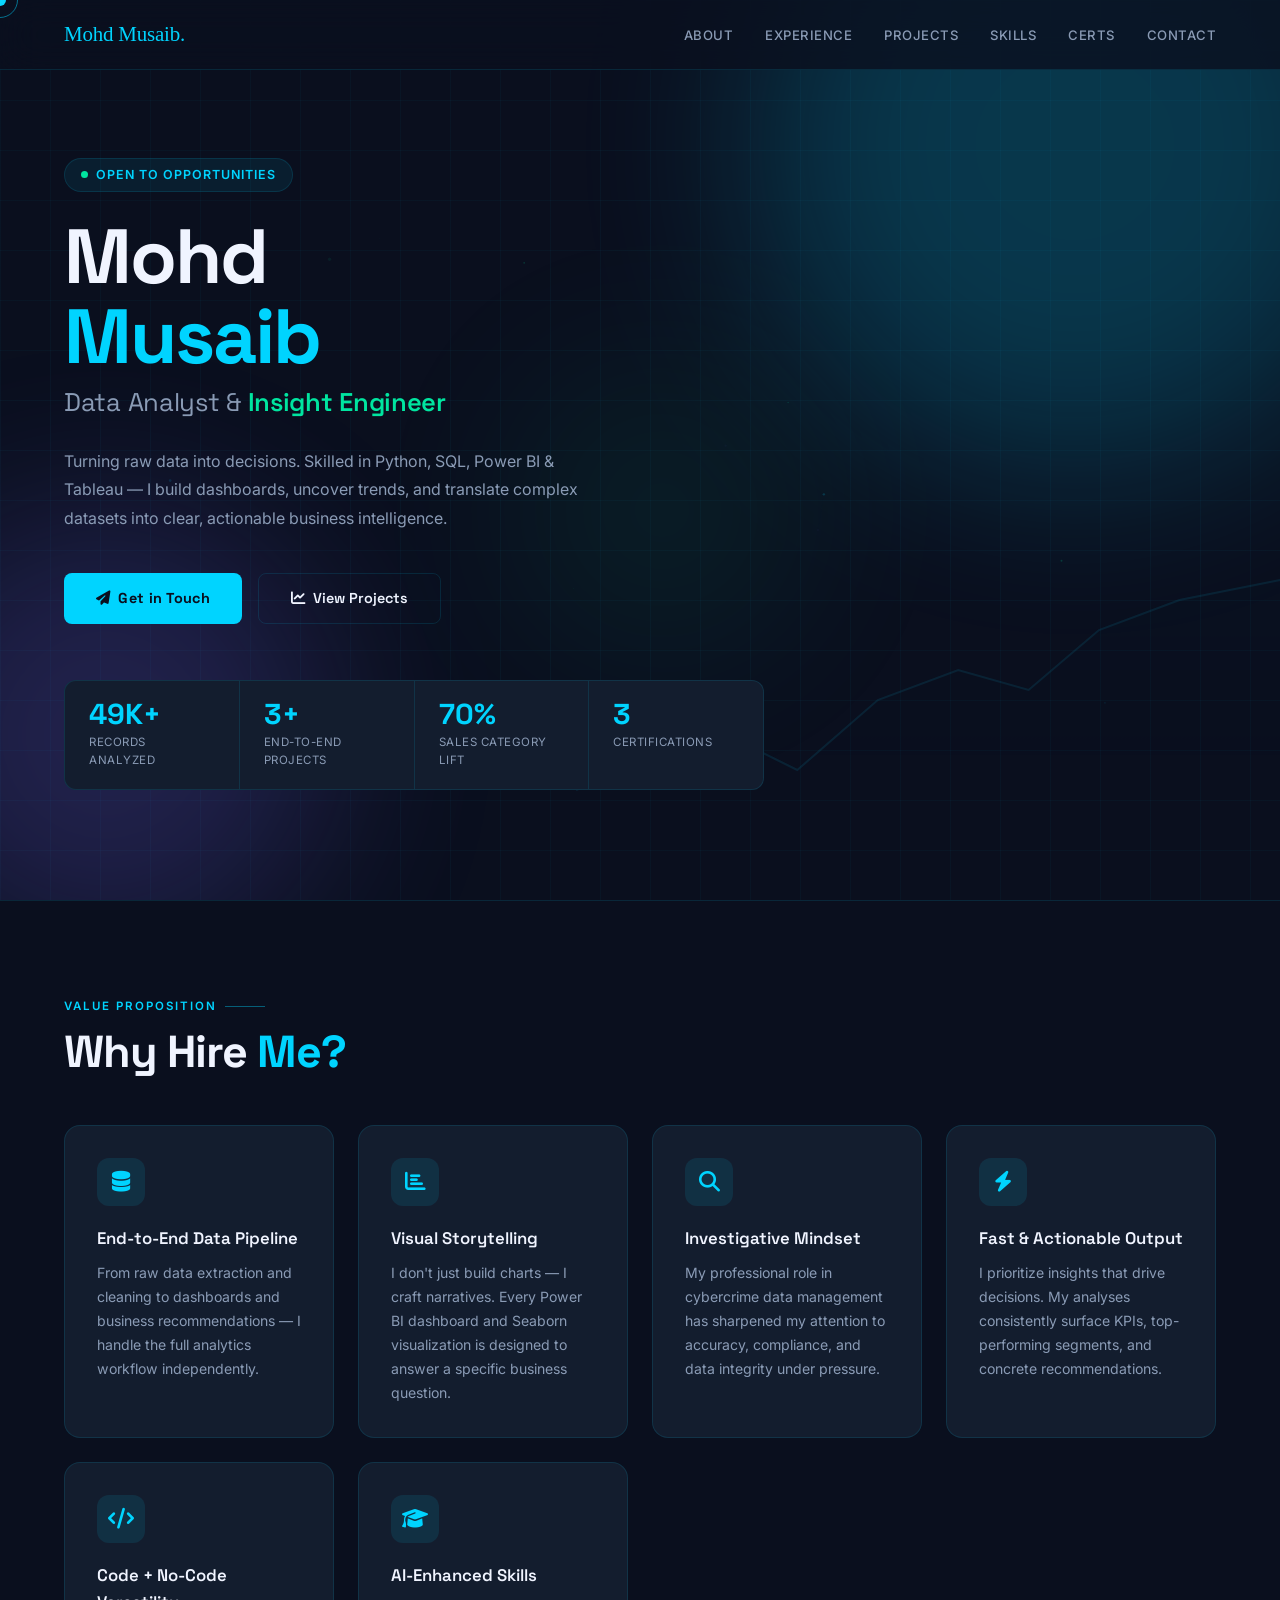
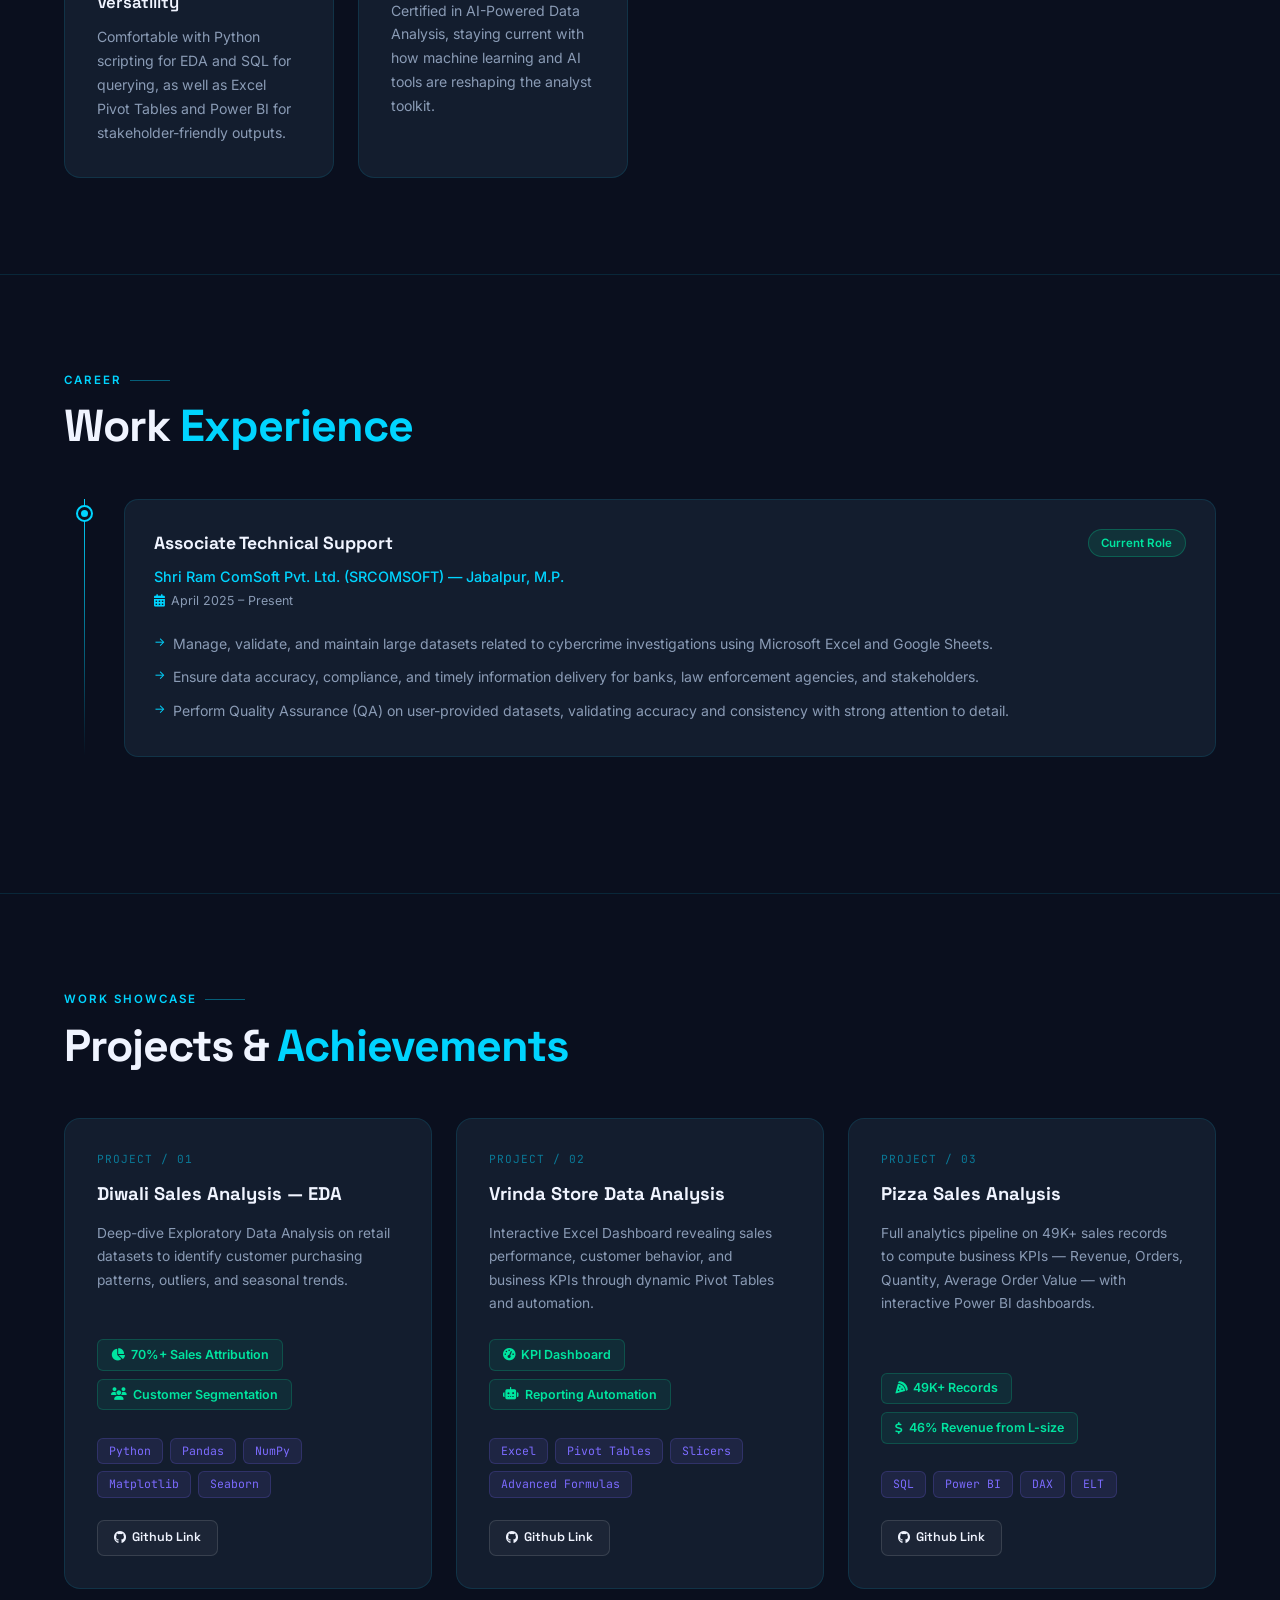
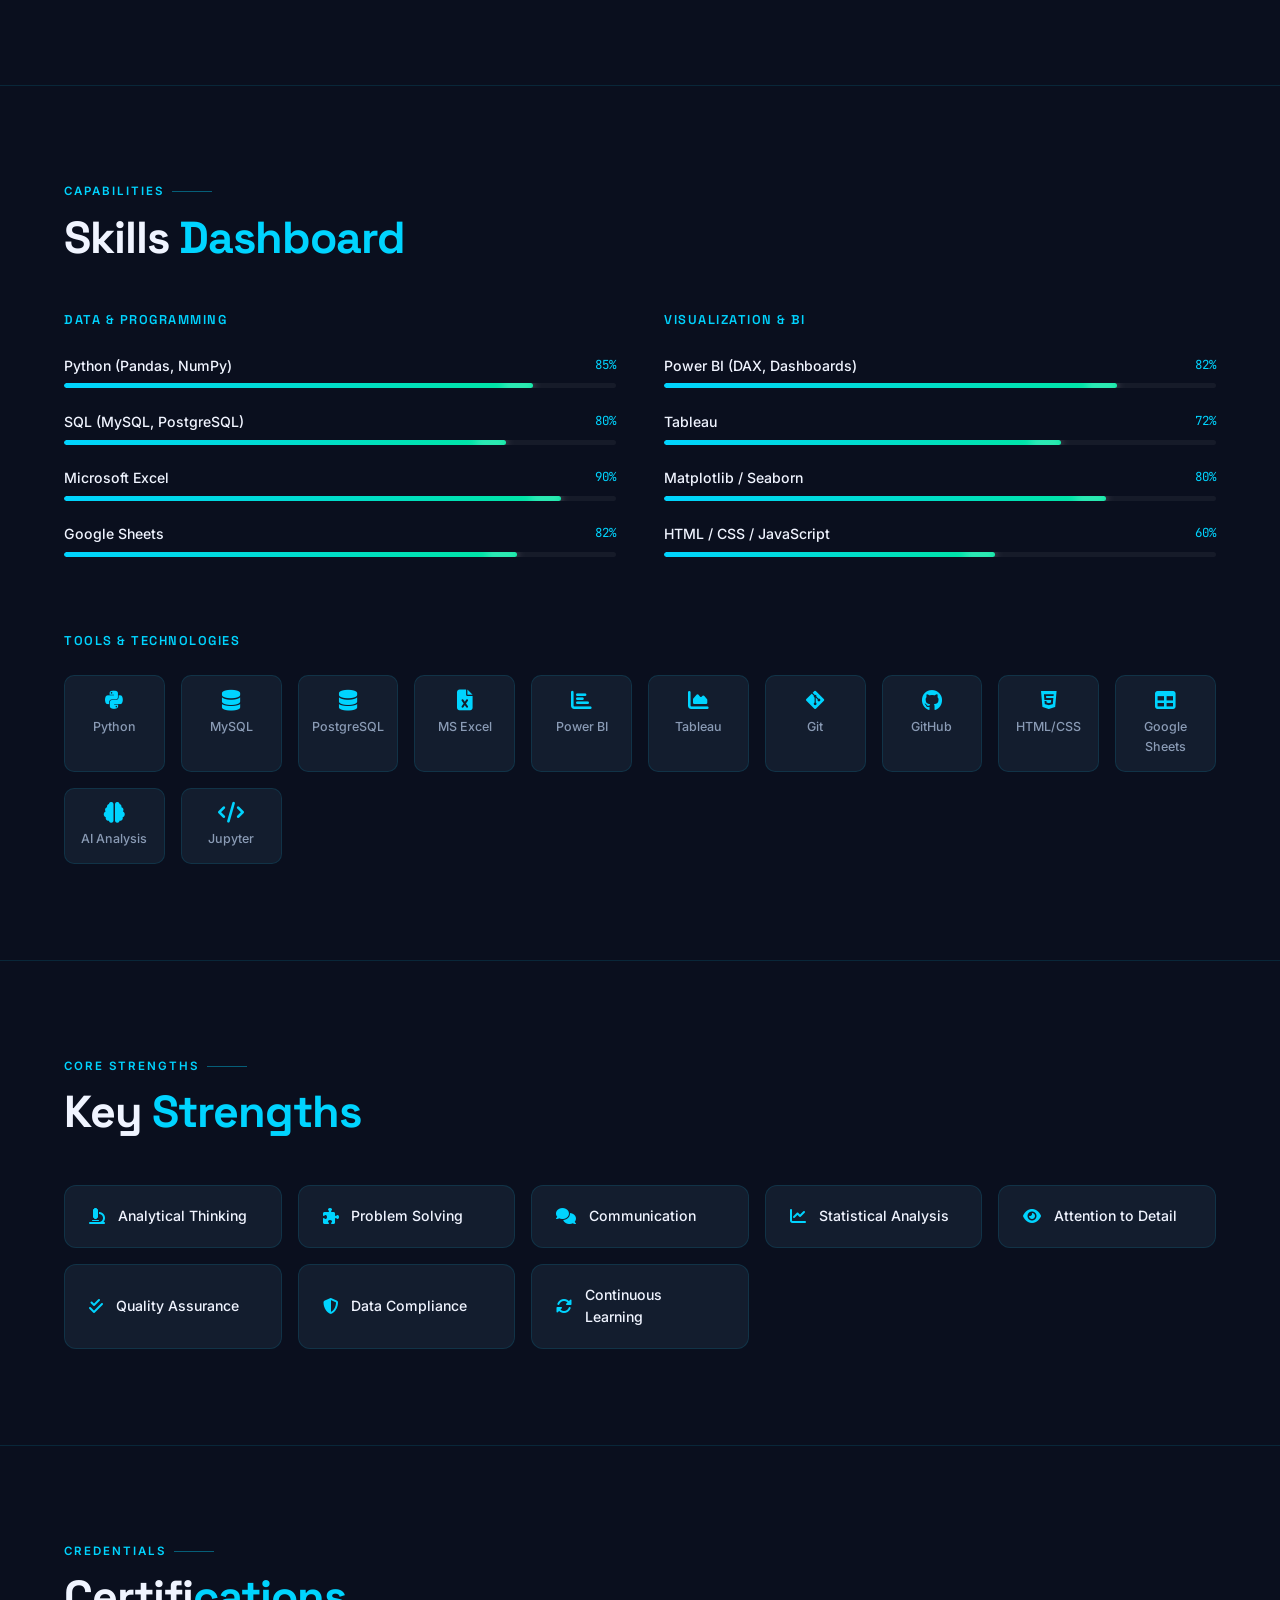
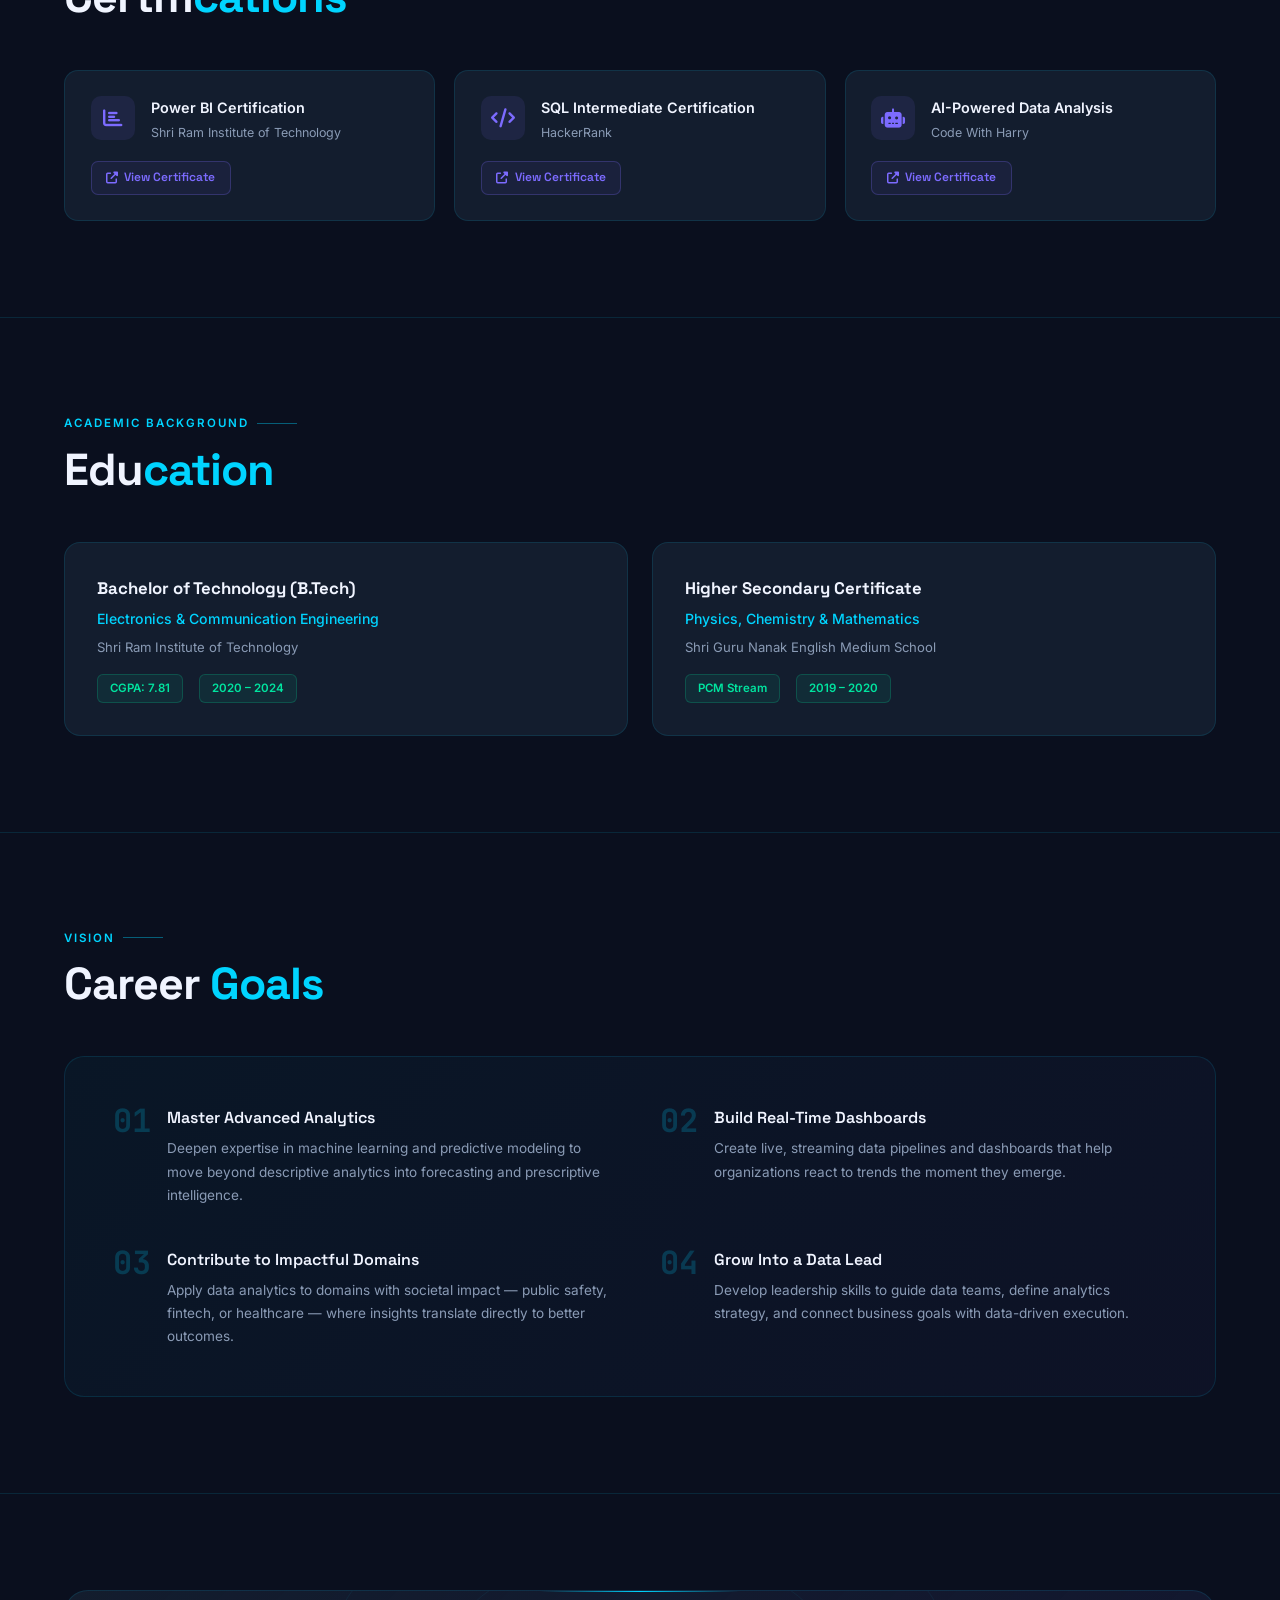
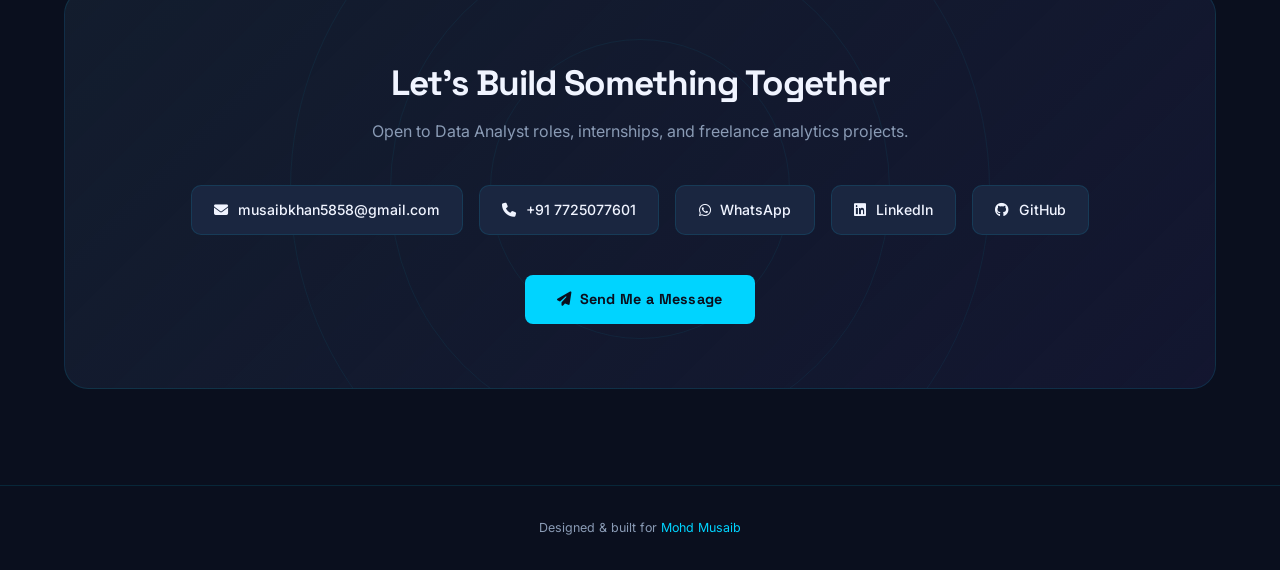
<file: mohd-musaib-portfolio.html>
<!DOCTYPE html>
<html lang="en">
<head>
<meta charset="UTF-8">
<meta name="viewport" content="width=device-width, initial-scale=1.0">
<title>Mohd Musaib — Data Analyst Portfolio</title>
<link href="https://fonts.googleapis.com/css2?family=Space+Grotesk:wght@300;400;500;600;700&family=Inter:wght@300;400;500;600&family=JetBrains+Mono:wght@400;500&display=swap" rel="stylesheet">
<link rel="stylesheet" href="https://cdnjs.cloudflare.com/ajax/libs/font-awesome/6.5.0/css/all.min.css">
<link rel="stylesheet" href="index.css">
</head>
<body>

<!-- CURSOR -->
<div class="cursor" id="cursor"></div>
<div class="cursor-ring" id="cursorRing"></div>

<!-- SCROLL PROGRESS -->
<div id="scroll-progress"></div>

<!-- PARTICLES CANVAS -->
<canvas id="particles-canvas"></canvas>

<!-- NAV -->
<nav id="navbar">
  <div class="nav-logo">Mohd Musaib.</div>
  <ul class="nav-links">
    <li><a href="#about">About</a></li>
    <li><a href="#experience">Experience</a></li>
    <li><a href="#projects">Projects</a></li>
    <li><a href="#skills">Skills</a></li>
    <li><a href="#certifications">Certs</a></li>
    <li><a href="#contact">Contact</a></li>
  </ul>
</nav>

<!-- HERO -->
<section class="hero" id="about">
  <div class="hero-bg">
    <div class="grid-overlay"></div>
    <div class="orb orb1"></div>
    <div class="orb orb2"></div>
    <div class="orb orb3"></div>

    <!-- Floating data bits -->
    <span class="data-bit" style="left:62%;top:20%;animation-delay:0s;">SELECT *</span>
    <span class="data-bit" style="left:72%;top:55%;animation-delay:1.5s;">df.groupby()</span>
    <span class="data-bit" style="left:80%;top:35%;animation-delay:3s;">SUM(revenue)</span>
    <span class="data-bit" style="left:55%;top:70%;animation-delay:4.5s;">DAX MEASURE</span>
    <span class="data-bit" style="left:85%;top:75%;animation-delay:2s;">EDA →</span>

    <svg class="chart-line-svg" viewBox="0 0 700 300" preserveAspectRatio="none">
      <defs>
        <linearGradient id="chartGrad" x1="0" y1="0" x2="0" y2="1">
          <stop offset="0%" stop-color="#00D4FF" stop-opacity="0.4"/>
          <stop offset="100%" stop-color="#00D4FF" stop-opacity="0"/>
        </linearGradient>
      </defs>
      <path class="chart-fill" d="M0,250 L80,220 L160,200 L220,230 L300,160 L380,130 L450,150 L520,90 L600,60 L700,40 L700,300 L0,300 Z"/>
      <path class="chart-path" d="M0,250 L80,220 L160,200 L220,230 L300,160 L380,130 L450,150 L520,90 L600,60 L700,40"/>
    </svg>
  </div>

  <div class="hero-content">
    <div class="hero-eyebrow">
      <div class="pulse-dot"></div>
      Open to Opportunities
    </div>
    <h1 class="hero-name">Mohd<br><span class="glitch">Musaib</span></h1>
    <p class="hero-title">Data Analyst &amp; <strong>Insight Engineer</strong></p>
    <p class="hero-desc">
      Turning raw data into decisions. Skilled in Python, SQL, Power BI &amp; Tableau — I build dashboards, uncover trends, and translate complex datasets into clear, actionable business intelligence.
    </p>
    <div class="hero-cta">
      <a href="#contact" class="btn-primary"><i class="fas fa-paper-plane"></i> Get in Touch</a>
      <a href="#projects" class="btn-secondary"><i class="fas fa-chart-line"></i> View Projects</a>
    </div>

    <div class="stats-bar">
      <div class="stat-item">
        <div class="stat-number" data-target="49" data-suffix="K+">0</div>
        <div class="stat-label">Records Analyzed</div>
      </div>
      <div class="stat-item">
        <div class="stat-number" data-target="3" data-suffix="+">0</div>
        <div class="stat-label">End-to-End Projects</div>
      </div>
      <div class="stat-item">
        <div class="stat-number" data-target="70" data-suffix="%">0</div>
        <div class="stat-label">Sales Category Lift</div>
      </div>
      <div class="stat-item">
        <div class="stat-number" data-target="3" data-suffix="">0</div>
        <div class="stat-label">Certifications</div>
      </div>
    </div>
  </div>
</section>

<hr class="section-divider">

<!-- WHY HIRE ME -->
<section id="why">
  <div class="section-eyebrow">Value Proposition</div>
  <h2 class="section-title">Why Hire <span>Me?</span></h2>
  <div class="why-grid">
    <div class="why-card fade-up">
      <div class="why-icon"><i class="fas fa-database"></i></div>
      <h3>End-to-End Data Pipeline</h3>
      <p>From raw data extraction and cleaning to dashboards and business recommendations — I handle the full analytics workflow independently.</p>
    </div>
    <div class="why-card fade-up">
      <div class="why-icon"><i class="fas fa-chart-bar"></i></div>
      <h3>Visual Storytelling</h3>
      <p>I don't just build charts — I craft narratives. Every Power BI dashboard and Seaborn visualization is designed to answer a specific business question.</p>
    </div>
    <div class="why-card fade-up">
      <div class="why-icon"><i class="fas fa-search"></i></div>
      <h3>Investigative Mindset</h3>
      <p>My professional role in cybercrime data management has sharpened my attention to accuracy, compliance, and data integrity under pressure.</p>
    </div>
    <div class="why-card fade-up">
      <div class="why-icon"><i class="fas fa-bolt"></i></div>
      <h3>Fast &amp; Actionable Output</h3>
      <p>I prioritize insights that drive decisions. My analyses consistently surface KPIs, top-performing segments, and concrete recommendations.</p>
    </div>
    <div class="why-card fade-up">
      <div class="why-icon"><i class="fas fa-code"></i></div>
      <h3>Code + No-Code Versatility</h3>
      <p>Comfortable with Python scripting for EDA and SQL for querying, as well as Excel Pivot Tables and Power BI for stakeholder-friendly outputs.</p>
    </div>
    <div class="why-card fade-up">
      <div class="why-icon"><i class="fas fa-graduation-cap"></i></div>
      <h3>AI-Enhanced Skills</h3>
      <p>Certified in AI-Powered Data Analysis, staying current with how machine learning and AI tools are reshaping the analyst toolkit.</p>
    </div>
  </div>
</section>

<hr class="section-divider">

<!-- EXPERIENCE -->
<section id="experience">
  <div class="section-eyebrow">Career</div>
  <h2 class="section-title">Work <span>Experience</span></h2>
  <div class="timeline">
    <div class="timeline-item fade-up">
      <div class="timeline-dot"></div>
      <div class="timeline-card">
        <div class="timeline-header">
          <div class="timeline-role">Associate Technical Support</div>
          <span class="timeline-badge">Current Role</span>
        </div>
        <div class="timeline-company">Shri Ram ComSoft Pvt. Ltd. (SRCOMSOFT) — Jabalpur, M.P.</div>
        <div class="timeline-date"><i class="fas fa-calendar-alt" style="color:var(--cyan);margin-right:0.4rem;"></i>April 2025 – Present</div>
        <ul class="timeline-list">
          <li>Manage, validate, and maintain large datasets related to cybercrime investigations using Microsoft Excel and Google Sheets.</li>
          <li>Ensure data accuracy, compliance, and timely information delivery for banks, law enforcement agencies, and stakeholders.</li>
          <li>Perform Quality Assurance (QA) on user-provided datasets, validating accuracy and consistency with strong attention to detail.</li>
        </ul>
      </div>
    </div>
  </div>
</section>

<hr class="section-divider">

<!-- PROJECTS -->
<section id="projects">
  <div class="section-eyebrow">Work Showcase</div>
  <h2 class="section-title">Projects &amp; <span>Achievements</span></h2>
  <div class="projects-grid">

    <div class="project-card fade-up">
      <div class="project-number">PROJECT / 01</div>
      <h3 class="project-title">Diwali Sales Analysis — EDA</h3>
      <p class="project-desc">Deep-dive Exploratory Data Analysis on retail datasets to identify customer purchasing patterns, outliers, and seasonal trends.</p>
      <div>
        <span class="project-metric"><i class="fas fa-chart-pie"></i> 70%+ Sales Attribution</span>
        <span class="project-metric"><i class="fas fa-users"></i> Customer Segmentation</span>
      </div>
      <div class="project-tags">
        <span class="project-tag">Python</span>
        <span class="project-tag">Pandas</span>
        <span class="project-tag">NumPy</span>
        <span class="project-tag">Matplotlib</span>
        <span class="project-tag">Seaborn</span>
      </div>
      <!-- 🔗 ADD YOUR LINKS BELOW: replace # with your actual URL -->
      <div class="project-links">
        <a href="https://github.com/muhammadmusaib/Diwali-Sales-Exploratory-Data-Analysis-EDA-project./blob/main/Diwali_sales_analysis.ipynb" class="project-link-btn github" title="Add your GitHub link here">
          <i class="fab fa-github"></i> Github Link
        </a>
        <!-- <a href="https://github.com/muhammadmusaib/Diwali-Sales-Exploratory-Data-Analysis-EDA-project./blob/main/Diwali_sales_analysis.ipynb" class="project-link-btn live placeholder" title="Add your live/notebook link here">
          <i class="fas fa-external-link-alt"></i> Live / Notebook
        </a> -->
      </div>
    </div>

    <div class="project-card fade-up">
      <div class="project-number">PROJECT / 02</div>
      <h3 class="project-title">Vrinda Store Data Analysis</h3>
      <p class="project-desc">Interactive Excel Dashboard revealing sales performance, customer behavior, and business KPIs through dynamic Pivot Tables and automation.</p>
      <div>
        <span class="project-metric"><i class="fas fa-tachometer-alt"></i> KPI Dashboard</span>
        <span class="project-metric"><i class="fas fa-robot"></i> Reporting Automation</span>
      </div>
      <div class="project-tags">
        <span class="project-tag">Excel</span>
        <span class="project-tag">Pivot Tables</span>
        <span class="project-tag">Slicers</span>
        <span class="project-tag">Advanced Formulas</span>
      </div>
      <!-- 🔗 ADD YOUR LINKS BELOW -->
      <div class="project-links">
        <a href="https://github.com/muhammadmusaib/Vrinda-sales-data-analysis" class="project-link-btn github" title="Add your GitHub link here">
          <i class="fab fa-github"></i> Github Link
        </a>
        <!-- <a href="#" class="project-link-btn live placeholder" title="Add your Excel/Drive link here">
          <i class="fas fa-external-link-alt"></i> View Dashboard
        </a> -->
      </div>
    </div>

    <div class="project-card fade-up">
      <div class="project-number">PROJECT / 03</div>
      <h3 class="project-title">Pizza Sales Analysis</h3>
      <p class="project-desc">Full analytics pipeline on 49K+ sales records to compute business KPIs — Revenue, Orders, Quantity, Average Order Value — with interactive Power BI dashboards.</p>
      <div>
        <span class="project-metric"><i class="fas fa-pizza-slice"></i> 49K+ Records</span>
        <span class="project-metric"><i class="fas fa-dollar-sign"></i> 46% Revenue from L-size</span>
      </div>
      <div class="project-tags">
        <span class="project-tag">SQL</span>
        <span class="project-tag">Power BI</span>
        <span class="project-tag">DAX</span>
        <span class="project-tag">ELT</span>
      </div>
      <!-- 🔗 ADD YOUR LINKS BELOW -->
      <div class="project-links">
        <a href="https://github.com/muhammadmusaib/Pizza-Sales-Analysis-SQL-PowerBI" class="project-link-btn github" title="Add your GitHub link here">
          <i class="fab fa-github"></i> Github Link
        </a>
        <!-- <a href="#" class="project-link-btn live placeholder" title="Add your Power BI report link here">
          <i class="fas fa-external-link-alt"></i> Power BI Report
        </a> -->
      </div>
    </div>

  </div>
</section>

<hr class="section-divider">

<!-- SKILLS -->
<section id="skills">
  <div class="section-eyebrow">Capabilities</div>
  <h2 class="section-title">Skills <span>Dashboard</span></h2>
  <div class="skills-wrapper">
    <div>
      <div class="skill-group-title">Data &amp; Programming</div>
      <div class="skill-item">
        <div class="skill-info"><span class="skill-name">Python (Pandas, NumPy)</span><span class="skill-pct">85%</span></div>
        <div class="skill-bar"><div class="skill-fill" data-width="85"></div></div>
      </div>
      <div class="skill-item">
        <div class="skill-info"><span class="skill-name">SQL (MySQL, PostgreSQL)</span><span class="skill-pct">80%</span></div>
        <div class="skill-bar"><div class="skill-fill" data-width="80"></div></div>
      </div>
      <div class="skill-item">
        <div class="skill-info"><span class="skill-name">Microsoft Excel</span><span class="skill-pct">90%</span></div>
        <div class="skill-bar"><div class="skill-fill" data-width="90"></div></div>
      </div>
      <div class="skill-item">
        <div class="skill-info"><span class="skill-name">Google Sheets</span><span class="skill-pct">82%</span></div>
        <div class="skill-bar"><div class="skill-fill" data-width="82"></div></div>
      </div>
    </div>
    <div>
      <div class="skill-group-title">Visualization &amp; BI</div>
      <div class="skill-item">
        <div class="skill-info"><span class="skill-name">Power BI (DAX, Dashboards)</span><span class="skill-pct">82%</span></div>
        <div class="skill-bar"><div class="skill-fill" data-width="82"></div></div>
      </div>
      <div class="skill-item">
        <div class="skill-info"><span class="skill-name">Tableau</span><span class="skill-pct">72%</span></div>
        <div class="skill-bar"><div class="skill-fill" data-width="72"></div></div>
      </div>
      <div class="skill-item">
        <div class="skill-info"><span class="skill-name">Matplotlib / Seaborn</span><span class="skill-pct">80%</span></div>
        <div class="skill-bar"><div class="skill-fill" data-width="80"></div></div>
      </div>
      <div class="skill-item">
        <div class="skill-info"><span class="skill-name">HTML / CSS / JavaScript</span><span class="skill-pct">60%</span></div>
        <div class="skill-bar"><div class="skill-fill" data-width="60"></div></div>
      </div>
    </div>
  </div>

  <br><br>
  <div class="skill-group-title">Tools &amp; Technologies</div>
  <div class="tools-grid">
    <div class="tool-chip"><i class="fab fa-python"></i>Python</div>
    <div class="tool-chip"><i class="fas fa-database"></i>MySQL</div>
    <div class="tool-chip"><i class="fas fa-database"></i>PostgreSQL</div>
    <div class="tool-chip"><i class="fas fa-file-excel"></i>MS Excel</div>
    <div class="tool-chip"><i class="fas fa-chart-bar"></i>Power BI</div>
    <div class="tool-chip"><i class="fas fa-chart-area"></i>Tableau</div>
    <div class="tool-chip"><i class="fab fa-git-alt"></i>Git</div>
    <div class="tool-chip"><i class="fab fa-github"></i>GitHub</div>
    <div class="tool-chip"><i class="fab fa-html5"></i>HTML/CSS</div>
    <div class="tool-chip"><i class="fas fa-table"></i>Google Sheets</div>
    <div class="tool-chip"><i class="fas fa-brain"></i>AI Analysis</div>
    <div class="tool-chip"><i class="fas fa-code"></i>Jupyter</div>
  </div>
</section>

<hr class="section-divider">

<!-- STRENGTHS -->
<section>
  <div class="section-eyebrow">Core Strengths</div>
  <h2 class="section-title">Key <span>Strengths</span></h2>
  <div class="strengths-grid">
    <div class="strength-chip fade-up"><i class="fas fa-microscope"></i> Analytical Thinking</div>
    <div class="strength-chip fade-up"><i class="fas fa-puzzle-piece"></i> Problem Solving</div>
    <div class="strength-chip fade-up"><i class="fas fa-comments"></i> Communication</div>
    <div class="strength-chip fade-up"><i class="fas fa-chart-line"></i> Statistical Analysis</div>
    <div class="strength-chip fade-up"><i class="fas fa-eye"></i> Attention to Detail</div>
    <div class="strength-chip fade-up"><i class="fas fa-check-double"></i> Quality Assurance</div>
    <div class="strength-chip fade-up"><i class="fas fa-shield-alt"></i> Data Compliance</div>
    <div class="strength-chip fade-up"><i class="fas fa-sync-alt"></i> Continuous Learning</div>
  </div>
</section>

<hr class="section-divider">

<!-- CERTIFICATIONS -->
<section id="certifications">
  <div class="section-eyebrow">Credentials</div>
  <h2 class="section-title">Certifi<span>cations</span></h2>
  <div class="cert-grid">

    <div class="cert-card fade-up">
      <div class="cert-top">
        <div class="cert-icon"><i class="fas fa-chart-bar"></i></div>
        <div>
          <div class="cert-title">Power BI Certification</div>
          <div class="cert-issuer">Shri Ram Institute of Technology</div>
        </div>
      </div>
      <!-- 🔗 ADD CERTIFICATE LINK: replace # with your credential URL -->
      <a href="https://drive.google.com/file/d/1PB_iSw44Xa-flvZ6yKOEP_4d_Iz4C9YK/view" class="cert-link-btn" title="Add your certificate link here">
        <i class="fas fa-external-link-alt"></i> View Certificate
      </a>
    </div>

    <div class="cert-card fade-up">
      <div class="cert-top">
        <div class="cert-icon"><i class="fas fa-code"></i></div>
        <div>
          <div class="cert-title">SQL Intermediate Certification</div>
          <div class="cert-issuer">HackerRank</div>
        </div>
      </div>
      <!-- 🔗 ADD CERTIFICATE LINK -->
      <a href="https://www.hackerrank.com/certificates/iframe/beb3333800c1" class="cert-link-btn" title="Add your HackerRank certificate link here">
        <i class="fas fa-external-link-alt"></i> View Certificate
      </a>
    </div>

    <div class="cert-card fade-up">
      <div class="cert-top">
        <div class="cert-icon"><i class="fas fa-robot"></i></div>
        <div>
          <div class="cert-title">AI-Powered Data Analysis</div>
          <div class="cert-issuer">Code With Harry</div>
        </div>
      </div>
      <!-- 🔗 ADD CERTIFICATE LINK -->
      <a href="https://drive.google.com/file/d/1uKnJPUJDqF_O4-yibo-uel3nw4PT7Yhb/view" class="cert-link-btn" title="Add your certificate link here">
        <i class="fas fa-external-link-alt"></i> View Certificate
      </a>
    </div>

  </div>
</section>

<hr class="section-divider">

<!-- EDUCATION -->
<section>
  <div class="section-eyebrow">Academic Background</div>
  <h2 class="section-title">Edu<span>cation</span></h2>
  <div class="edu-grid">
    <div class="edu-card fade-up">
      <div class="edu-degree">Bachelor of Technology (B.Tech)</div>
      <div class="edu-field">Electronics &amp; Communication Engineering</div>
      <div class="edu-school">Shri Ram Institute of Technology</div>
      <div class="edu-meta">
        <span class="edu-badge">CGPA: 7.81</span>
        <span class="edu-badge">2020 – 2024</span>
      </div>
    </div>
    <div class="edu-card fade-up">
      <div class="edu-degree">Higher Secondary Certificate</div>
      <div class="edu-field">Physics, Chemistry &amp; Mathematics</div>
      <div class="edu-school">Shri Guru Nanak English Medium School</div>
      <div class="edu-meta">
        <span class="edu-badge">PCM Stream</span>
        <span class="edu-badge">2019 – 2020</span>
      </div>
    </div>
  </div>
</section>

<hr class="section-divider">

<!-- CAREER GOALS -->
<section>
  <div class="section-eyebrow">Vision</div>
  <h2 class="section-title">Career <span>Goals</span></h2>
  <div class="goals-card">
    <div class="goal-item fade-up">
      <div class="goal-num">01</div>
      <div class="goal-text">
        <h4>Master Advanced Analytics</h4>
        <p>Deepen expertise in machine learning and predictive modeling to move beyond descriptive analytics into forecasting and prescriptive intelligence.</p>
      </div>
    </div>
    <div class="goal-item fade-up">
      <div class="goal-num">02</div>
      <div class="goal-text">
        <h4>Build Real-Time Dashboards</h4>
        <p>Create live, streaming data pipelines and dashboards that help organizations react to trends the moment they emerge.</p>
      </div>
    </div>
    <div class="goal-item fade-up">
      <div class="goal-num">03</div>
      <div class="goal-text">
        <h4>Contribute to Impactful Domains</h4>
        <p>Apply data analytics to domains with societal impact — public safety, fintech, or healthcare — where insights translate directly to better outcomes.</p>
      </div>
    </div>
    <div class="goal-item fade-up">
      <div class="goal-num">04</div>
      <div class="goal-text">
        <h4>Grow Into a Data Lead</h4>
        <p>Develop leadership skills to guide data teams, define analytics strategy, and connect business goals with data-driven execution.</p>
      </div>
    </div>
  </div>
</section>

<hr class="section-divider">

<!-- CONTACT -->
<section id="contact" style="padding: 6rem 5%;">
  <div class="contact-section">
    <div class="contact-ring"></div>
    <div class="contact-ring"></div>
    <div class="contact-ring"></div>
    <div class="contact-inner">
      <h2 class="contact-title">Let's Build Something Together</h2>
      <p class="contact-subtitle">Open to Data Analyst roles, internships, and freelance analytics projects.</p>
      <div class="contact-links">
        <a href="mailto:musaibkhan5858@gmail.com" class="contact-link email-link">
          <i class="fas fa-envelope"></i> musaibkhan5858@gmail.com
        </a>
        <a href="tel:+917725077601" class="contact-link">
          <i class="fas fa-phone"></i> +91 7725077601
        </a>
        <a href="https://wa.me/917725077601" target="_blank" class="contact-link whatsapp-link">
          <i class="fab fa-whatsapp"></i> WhatsApp
        </a>
        <a href="https://www.linkedin.com/in/themusaibkhan/" target="_blank" class="contact-link linkedin-link">
          <i class="fab fa-linkedin"></i> LinkedIn
        </a>
        <a href="https://github.com/muhammadmusaib" target="_blank" class="contact-link github-link">
          <i class="fab fa-github"></i> GitHub
        </a>
      </div>
      <a href="mailto:musaibkhan5858@gmail.com" class="btn-primary" style="display:inline-flex;">
        <i class="fas fa-paper-plane"></i> Send Me a Message
      </a>
    </div>
  </div>
</section>

<footer>
  Designed &amp; built for <span>Mohd Musaib</span>
</footer>

<script src="script.js"></script>
</body>
</html>
</file>
<file: index.css>
:root {
    --bg: #0A0F1E;
    --bg2: #111827;
    --card: #131D2E;
    --card2: #1A2640;
    --cyan: #00D4FF;
    --emerald: #00E5A0;
    --violet: #7C6BFF;
    --text: #F0F4FF;
    --muted: #8A9BB5;
    --border: rgba(0,212,255,0.12);
    --glow: rgba(0,212,255,0.25);
  }

  * { margin:0; padding:0; box-sizing:border-box; }
  html { scroll-behavior: smooth; }

  body {
    background: var(--bg);
    color: var(--text);
    font-family: 'Inter', sans-serif;
    line-height: 1.6;
    overflow-x: hidden;
  }

  /* ── CUSTOM CURSOR ── */
  .cursor {
    width: 12px; height: 12px; border-radius: 50%;
    background: var(--cyan); position: fixed; pointer-events: none;
    z-index: 9999; transform: translate(-50%,-50%);
    transition: transform 0.1s, width 0.3s, height 0.3s, opacity 0.3s;
    mix-blend-mode: screen;
  }
  .cursor-ring {
    width: 36px; height: 36px; border-radius: 50%;
    border: 1px solid rgba(0,212,255,0.5); position: fixed; pointer-events: none;
    z-index: 9998; transform: translate(-50%,-50%);
    transition: transform 0.18s ease, width 0.3s, height 0.3s;
  }
  .cursor.expanded { width: 20px; height: 20px; }
  .cursor-ring.expanded { width: 55px; height: 55px; border-color: var(--cyan); }

  /* ── PARTICLES CANVAS ── */
  #particles-canvas {
    position: fixed; inset: 0; pointer-events: none; z-index: 0; opacity: 0.35;
  }

  /* SCROLLBAR */
  ::-webkit-scrollbar { width: 4px; }
  ::-webkit-scrollbar-track { background: var(--bg); }
  ::-webkit-scrollbar-thumb { background: linear-gradient(var(--cyan), var(--violet)); border-radius: 2px; }

  /* ── NAV ── */
  nav {
    position: fixed; top: 0; left: 0; right: 0; z-index: 100;
    display: flex; justify-content: space-between; align-items: center;
    padding: 1.1rem 5%;
    background: rgba(10,15,30,0.8);
    backdrop-filter: blur(20px);
    border-bottom: 1px solid var(--border);
    transition: padding 0.3s;
  }
  nav.scrolled { padding: 0.7rem 5%; }

  .nav-logo {
    /* font-family: 'Space Grotesk', sans-serif, cursive; */
    font-weight: 100; font-size: 1.31rem;
    color: var(--cyan); letter-spacing: -0.2px;
    position: relative;
    font-family: "Brush Script MT", "Comic Sans MS", cursive;
  }

  .nav-logo::after {
    content: ''; position: absolute; bottom: -2px; left: 0; width: 100%; height: 1px;
    background: var(--cyan); transform: scaleX(0); transition: transform 0.3s;
  }
  .nav-logo:hover::after { transform: scaleX(1); }

  .nav-links { display: flex; gap: 2rem; list-style: none; }
  .nav-links a {
    color: var(--muted); text-decoration: none; font-size: 0.82rem;
    font-weight: 500; letter-spacing: 0.5px; text-transform: uppercase;
    transition: color 0.2s; position: relative; padding-bottom: 2px;
  }
  .nav-links a::after {
    content: ''; position: absolute; bottom: 0; left: 0; width: 0; height: 1px;
    background: var(--cyan); transition: width 0.3s;
  }
  .nav-links a:hover { color: var(--cyan); }
  .nav-links a:hover::after { width: 100%; }

  /* ── HERO ── */
  .hero {
    min-height: 100vh;
    display: flex; align-items: center;
    padding: 7rem 5% 4rem;
    position: relative; overflow: hidden;
  }

  .hero-bg { position: absolute; inset: 0; pointer-events: none; z-index: 0; }

  /* Animated grid */
  .grid-overlay {
    position: absolute; inset: 0;
    background-image:
      linear-gradient(rgba(0,212,255,0.035) 1px, transparent 1px),
      linear-gradient(90deg, rgba(0,212,255,0.035) 1px, transparent 1px);
    background-size: 50px 50px;
    animation: gridShift 20s linear infinite;
  }
  @keyframes gridShift { from { background-position: 0 0; } to { background-position: 50px 50px; } }

  .orb {
    position: absolute; border-radius: 50%;
    filter: blur(90px); opacity: 0.2;
    animation: drift 10s ease-in-out infinite alternate;
  }
  .orb1 { width: 650px; height: 650px; background: var(--cyan); top: -180px; right: -120px; }
  .orb2 { width: 450px; height: 450px; background: var(--violet); bottom: -60px; left: -120px; animation-delay: -5s; }
  .orb3 { width: 300px; height: 300px; background: var(--emerald); top: 40%; left: 40%; animation-delay: -2s; opacity: 0.07; }

  @keyframes drift {
    from { transform: translate(0,0) scale(1); }
    to { transform: translate(40px,50px) scale(1.08); }
  }

  /* Hero chart SVG */
  .chart-line-svg {
    position: absolute; right: 0; bottom: 60px; width: 55%; height: 300px; opacity: 0.1;
  }
  .chart-path {
    stroke: var(--cyan); stroke-width: 2; fill: none;
    stroke-dasharray: 900; stroke-dashoffset: 900;
    animation: drawLine 3s ease forwards 0.6s;
  }
  .chart-fill {
    fill: url(#chartGrad); opacity: 0.3;
    stroke: none;
    clip-path: inset(0);
    animation: fadeIn 3s ease forwards 0.6s; opacity: 0;
  }
  @keyframes drawLine { to { stroke-dashoffset: 0; } }
  @keyframes fadeIn { to { opacity: 0.3; } }

  /* Floating data bits */
  .data-bit {
    position: absolute; font-family: 'JetBrains Mono', monospace;
    font-size: 0.65rem; color: var(--cyan); opacity: 0;
    animation: floatBit 6s ease-in-out infinite;
  }
  @keyframes floatBit {
    0% { opacity: 0; transform: translateY(0); }
    20% { opacity: 0.3; }
    80% { opacity: 0.2; }
    100% { opacity: 0; transform: translateY(-60px); }
  }

  .hero-content { position: relative; z-index: 1; max-width: 700px; }

  .hero-eyebrow {
    display: inline-flex; align-items: center; gap: 0.5rem;
    background: rgba(0,212,255,0.08); border: 1px solid var(--border);
    padding: 0.35rem 1rem; border-radius: 100px;
    font-size: 0.78rem; color: var(--cyan); letter-spacing: 1px;
    text-transform: uppercase; font-weight: 600; margin-bottom: 1.5rem;
    animation: slideDown 0.6s ease forwards; opacity: 0;
  }
  @keyframes slideDown { from { opacity:0; transform: translateY(-15px); } to { opacity:1; transform: translateY(0); } }

  .pulse-dot {
    width: 7px; height: 7px; border-radius: 50%; background: var(--emerald);
    animation: pulse 2s infinite;
  }
  @keyframes pulse {
    0%,100% { box-shadow: 0 0 0 0 rgba(0,229,160,0.6); }
    50% { box-shadow: 0 0 0 7px rgba(0,229,160,0); }
  }

  .hero-name {
    font-family: 'Space Grotesk', sans-serif;
    font-size: clamp(2.8rem, 6vw, 4.8rem);
    font-weight: 700; line-height: 1.05;
    letter-spacing: -2px; margin-bottom: 0.3rem;
    animation: slideUp 0.7s ease 0.15s forwards; opacity: 0;
  }
  @keyframes slideUp { from { opacity:0; transform: translateY(25px); } to { opacity:1; transform: translateY(0); } }

  .hero-name span { color: var(--cyan); }

  /* Glitch effect on hover */
  .hero-name:hover .glitch { animation: glitch 0.4s steps(2) infinite; }
  @keyframes glitch {
    0% { text-shadow: 2px 0 var(--violet), -2px 0 var(--emerald); }
    33% { text-shadow: -2px 0 var(--violet), 2px 0 var(--emerald); }
    66% { text-shadow: 2px 2px var(--cyan), -2px -2px var(--violet); }
    100% { text-shadow: none; }
  }

  .hero-title {
    font-family: 'Space Grotesk', sans-serif;
    font-size: clamp(1.1rem, 2.5vw, 1.6rem);
    font-weight: 400; color: var(--muted); margin-bottom: 1.5rem;
    letter-spacing: -0.3px;
    animation: slideUp 0.7s ease 0.25s forwards; opacity: 0;
  }
  .hero-title strong { color: var(--emerald); font-weight: 600; }

  /* Typewriter cursor */
  .typewriter::after {
    content: '|'; color: var(--cyan); animation: blink 1s step-end infinite;
  }
  @keyframes blink { 0%,100% { opacity:1; } 50% { opacity:0; } }

  .hero-desc {
    font-size: 1rem; color: var(--muted); max-width: 520px;
    line-height: 1.8; margin-bottom: 2.5rem;
    animation: slideUp 0.7s ease 0.35s forwards; opacity: 0;
  }

  .hero-cta {
    display: flex; gap: 1rem; flex-wrap: wrap;
    animation: slideUp 0.7s ease 0.45s forwards; opacity: 0;
  }

  .btn-primary {
    background: var(--cyan); color: #0A0F1E;
    padding: 0.8rem 2rem; border-radius: 8px;
    font-weight: 700; font-size: 0.9rem; text-decoration: none;
    font-family: 'Space Grotesk', sans-serif;
    transition: all 0.3s; letter-spacing: 0.3px;
    display: inline-flex; align-items: center; gap: 0.5rem;
    position: relative; overflow: hidden;
  }
  .btn-primary::before {
    content: ''; position: absolute; inset: 0;
    background: linear-gradient(135deg, transparent 40%, rgba(255,255,255,0.3) 50%, transparent 60%);
    transform: translateX(-100%); transition: transform 0.5s;
  }
  .btn-primary:hover::before { transform: translateX(100%); }
  .btn-primary:hover { background: #fff; transform: translateY(-3px); box-shadow: 0 10px 35px var(--glow); }

  .btn-secondary {
    background: transparent; color: var(--text);
    padding: 0.8rem 2rem; border-radius: 8px;
    font-weight: 600; font-size: 0.9rem; text-decoration: none;
    border: 1px solid var(--border); font-family: 'Space Grotesk', sans-serif;
    transition: all 0.3s; display: inline-flex; align-items: center; gap: 0.5rem;
  }
  .btn-secondary:hover { border-color: var(--cyan); color: var(--cyan); transform: translateY(-3px); box-shadow: 0 8px 25px rgba(0,212,255,0.1); }

  /* STATS BAR */
  .stats-bar {
    display: flex; gap: 0; flex-wrap: wrap;
    margin-top: 3.5rem;
    border: 1px solid var(--border); border-radius: 12px;
    overflow: hidden; background: var(--card);
    animation: slideUp 0.7s ease 0.6s forwards; opacity: 0;
  }
  .stat-item {
    flex: 1; min-width: 120px; padding: 1.2rem 1.5rem;
    border-right: 1px solid var(--border);
    transition: background 0.2s, transform 0.2s;
  }
  .stat-item:last-child { border-right: none; }
  .stat-item:hover { background: var(--card2); transform: translateY(-2px); }
  .stat-number {
    font-family: 'Space Grotesk', sans-serif;
    font-size: 1.8rem; font-weight: 700; color: var(--cyan); line-height: 1;
  }
  .stat-label { font-size: 0.72rem; color: var(--muted); margin-top: 0.25rem; text-transform: uppercase; letter-spacing: 0.5px; }

  /* ── SECTIONS ── */
  section { padding: 6rem 5%; position: relative; z-index: 1; }

  .section-eyebrow {
    font-size: 0.72rem; color: var(--cyan); letter-spacing: 2px;
    text-transform: uppercase; font-weight: 600; margin-bottom: 0.75rem;
    display: flex; align-items: center; gap: 0.5rem;
  }
  .section-eyebrow::after {
    content: ''; flex: 1; max-width: 40px; height: 1px; background: var(--cyan); opacity: 0.4;
  }
  .section-title {
    font-family: 'Space Grotesk', sans-serif;
    font-size: clamp(1.8rem, 4vw, 2.8rem);
    font-weight: 700; letter-spacing: -1px;
    margin-bottom: 3rem; line-height: 1.1;
  }
  .section-title span { color: var(--cyan); }

  /* ── WHY HIRE ME ── */
  .why-grid { display: grid; grid-template-columns: repeat(auto-fit, minmax(260px, 1fr)); gap: 1.5rem; }

  .why-card {
    background: var(--card); border: 1px solid var(--border);
    border-radius: 16px; padding: 2rem;
    transition: all 0.35s; position: relative; overflow: hidden;
  }
  .why-card::before {
    content: ''; position: absolute; top: 0; left: 0; right: 0; height: 2px;
    background: linear-gradient(90deg, var(--cyan), var(--violet));
    opacity: 0; transition: opacity 0.3s;
  }
  /* Shimmer sweep */
  .why-card::after {
    content: ''; position: absolute; inset: 0;
    background: linear-gradient(135deg, transparent 40%, rgba(0,212,255,0.04) 50%, transparent 60%);
    transform: translateX(-100%); transition: transform 0.6s;
  }
  .why-card:hover { border-color: rgba(0,212,255,0.35); transform: translateY(-6px); box-shadow: 0 16px 50px rgba(0,212,255,0.12); }
  .why-card:hover::before { opacity: 1; }
  .why-card:hover::after { transform: translateX(100%); }

  .why-icon {
    width: 48px; height: 48px; border-radius: 12px;
    background: rgba(0,212,255,0.1); display: flex; align-items: center; justify-content: center;
    font-size: 1.3rem; color: var(--cyan); margin-bottom: 1.2rem;
    transition: transform 0.3s, background 0.3s;
  }
  .why-card:hover .why-icon { transform: scale(1.15) rotate(-5deg); background: rgba(0,212,255,0.18); }
  .why-card h3 { font-family: 'Space Grotesk', sans-serif; font-weight: 600; font-size: 1.05rem; margin-bottom: 0.6rem; }
  .why-card p { font-size: 0.88rem; color: var(--muted); line-height: 1.7; }

  /* ── EXPERIENCE TIMELINE ── */
  .timeline { position: relative; }
  .timeline::before {
    content: ''; position: absolute; left: 20px; top: 0; bottom: 0; width: 1px;
    background: linear-gradient(to bottom, var(--cyan), transparent);
  }
  .timeline-item { padding-left: 60px; position: relative; margin-bottom: 2.5rem; }
  .timeline-dot {
    position: absolute; left: 12px; top: 6px;
    width: 17px; height: 17px; border-radius: 50%;
    background: var(--bg); border: 2px solid var(--cyan);
    display: flex; align-items: center; justify-content: center;
    animation: ringPulse 2.5s infinite;
  }
  @keyframes ringPulse {
    0%,100% { box-shadow: 0 0 0 0 rgba(0,212,255,0.4); }
    50% { box-shadow: 0 0 0 8px rgba(0,212,255,0); }
  }
  .timeline-dot::after { content: ''; width: 7px; height: 7px; border-radius: 50%; background: var(--cyan); }
  .timeline-card {
    background: var(--card); border: 1px solid var(--border);
    border-radius: 14px; padding: 1.8rem;
    transition: border-color 0.2s, box-shadow 0.3s;
  }
  .timeline-card:hover { border-color: rgba(0,212,255,0.3); box-shadow: 0 8px 30px rgba(0,212,255,0.07); }
  .timeline-header { display: flex; justify-content: space-between; align-items: flex-start; flex-wrap: wrap; gap: 0.5rem; margin-bottom: 0.5rem; }
  .timeline-role { font-family: 'Space Grotesk', sans-serif; font-weight: 700; font-size: 1.1rem; }
  .timeline-badge {
    font-size: 0.72rem; padding: 0.25rem 0.8rem; border-radius: 100px;
    background: rgba(0,229,160,0.1); color: var(--emerald); font-weight: 600;
    border: 1px solid rgba(0,229,160,0.25);
    animation: pulse 2s infinite;
  }
  .timeline-company { color: var(--cyan); font-weight: 500; font-size: 0.9rem; margin-bottom: 0.2rem; }
  .timeline-date { color: var(--muted); font-size: 0.78rem; margin-bottom: 1rem; }
  .timeline-list { list-style: none; }
  .timeline-list li {
    font-size: 0.88rem; color: var(--muted); padding: 0.3rem 0;
    padding-left: 1.2rem; position: relative; line-height: 1.7;
  }
  .timeline-list li::before { content: '→'; position: absolute; left: 0; color: var(--cyan); font-size: 0.75rem; }

  /* ── PROJECTS ── */
  .projects-grid { display: grid; grid-template-columns: repeat(auto-fit, minmax(300px, 1fr)); gap: 1.5rem; }

  .project-card {
    background: var(--card); border: 1px solid var(--border);
    border-radius: 16px; padding: 2rem;
    transition: all 0.35s; position: relative; overflow: hidden;
    display: flex; flex-direction: column;
  }
  /* Animated border glow on hover */
  .project-card::before {
    content: ''; position: absolute; inset: -1px; border-radius: 17px;
    background: linear-gradient(135deg, var(--cyan), var(--violet), var(--emerald));
    opacity: 0; z-index: -1; transition: opacity 0.35s;
  }
  .project-card:hover { transform: translateY(-6px); box-shadow: 0 20px 60px rgba(102, 110, 112, 0.13); }
  .project-card:hover::before { opacity: 0.2; }

  .project-number {
    font-family: 'JetBrains Mono', monospace;
    font-size: 0.7rem; color: var(--cyan); opacity: 0.5;
    margin-bottom: 0.8rem; letter-spacing: 1px;
  }
  .project-title {
    font-family: 'Space Grotesk', sans-serif;
    font-size: 1.15rem; font-weight: 700; margin-bottom: 1rem; line-height: 1.3;
  }
  .project-desc { font-size: 0.86rem; color: var(--muted); line-height: 1.7; margin-bottom: 1.5rem; flex: 1; }
  .project-metric {
    display: inline-flex; align-items: center; gap: 0.4rem;
    background: rgba(0,229,160,0.08); border: 1px solid rgba(0,229,160,0.2);
    padding: 0.3rem 0.8rem; border-radius: 6px;
    font-size: 0.78rem; color: var(--emerald); font-weight: 600;
    margin-right: 0.5rem; margin-bottom: 0.5rem;
  }
  .project-tags { display: flex; flex-wrap: wrap; gap: 0.4rem; margin-top: 1.2rem; }
  .project-tag {
    font-size: 0.72rem; padding: 0.2rem 0.7rem; border-radius: 6px;
    background: rgba(124,107,255,0.1); color: var(--violet);
    border: 1px solid rgba(124,107,255,0.2); font-family: 'JetBrains Mono', monospace;
  }

  /* ── PROJECT LINK BUTTON ── */
  .project-links { display: flex; gap: 0.6rem; margin-top: 1.4rem; flex-wrap: wrap; }
  .project-link-btn {
    display: inline-flex; align-items: center; gap: 0.4rem;
    padding: 0.45rem 1rem; border-radius: 7px; font-size: 0.78rem; font-weight: 600;
    text-decoration: none; transition: all 0.25s; border: 1px solid;
    font-family: 'Space Grotesk', sans-serif;
  }
  .project-link-btn.github {
    background: rgba(255,255,255,0.04); color: var(--text);
    border-color: rgba(255,255,255,0.12);
  }
  .project-link-btn.github:hover { background: rgba(255,255,255,0.1); border-color: #fff; color: #fff; transform: translateY(-2px); }
  .project-link-btn.live {
    background: rgba(0,212,255,0.08); color: var(--cyan);
    border-color: rgba(0,212,255,0.25);
  }
  .project-link-btn.live:hover { background: var(--cyan); color: #0A0F1E; transform: translateY(-2px); box-shadow: 0 6px 20px rgba(0,212,255,0.3); }

  /* placeholder state */
  .project-link-btn.placeholder {
    opacity: 0.4; cursor: default; pointer-events: none;
    border-style: dashed;
  }

  /* ── SKILLS ── */
  .skills-wrapper { display: grid; grid-template-columns: 1fr 1fr; gap: 3rem; }
  @media (max-width: 768px) { .skills-wrapper { grid-template-columns: 1fr; } }

  .skill-group-title {
    font-family: 'Space Grotesk', sans-serif; font-size: 0.8rem; font-weight: 600;
    color: var(--cyan); text-transform: uppercase; letter-spacing: 1.5px; margin-bottom: 1.5rem;
  }
  .skill-item { margin-bottom: 1.4rem; }
  .skill-info { display: flex; justify-content: space-between; margin-bottom: 0.4rem; }
  .skill-name { font-size: 0.88rem; font-weight: 500; }
  .skill-pct { font-family: 'JetBrains Mono', monospace; font-size: 0.78rem; color: var(--cyan); }
  .skill-bar { height: 5px; background: rgba(255,255,255,0.05); border-radius: 10px; overflow: hidden; }
  .skill-fill {
    height: 100%; border-radius: 10px;
    background: linear-gradient(90deg, var(--cyan), var(--emerald));
    width: 0; transition: width 1.4s cubic-bezier(0.4,0,0.2,1);
    position: relative;
  }
  /* Moving shine on skill bar */
  .skill-fill::after {
    content: ''; position: absolute; top: 0; right: 0; width: 30px; height: 100%;
    background: rgba(255,255,255,0.4); filter: blur(4px);
    animation: skillShine 2s ease-in-out infinite; opacity: 0;
  }
  .skill-fill.animated::after { opacity: 1; }
  @keyframes skillShine { 0% { opacity:0; } 50% { opacity:1; } 100% { opacity:0; } }

  /* TOOLS GRID */
  .tools-grid { display: grid; grid-template-columns: repeat(auto-fill, minmax(100px, 1fr)); gap: 1rem; margin-top: 1rem; }
  .tool-chip {
    background: var(--card); border: 1px solid var(--border);
    border-radius: 10px; padding: 0.85rem 0.5rem;
    text-align: center; transition: all 0.25s;
    font-size: 0.78rem; color: var(--muted); font-weight: 500;
  }
  .tool-chip:hover {
    border-color: var(--cyan); color: var(--cyan); background: rgba(0,212,255,0.05);
    transform: translateY(-3px) scale(1.03); box-shadow: 0 6px 20px rgba(0,212,255,0.12);
  }
  .tool-chip i { display: block; font-size: 1.3rem; margin-bottom: 0.4rem; color: var(--cyan); }

  /* ── CERTIFICATIONS ── */
  .cert-grid { display: grid; grid-template-columns: repeat(auto-fit, minmax(260px, 1fr)); gap: 1.2rem; }

  .cert-card {
    background: var(--card); border: 1px solid var(--border);
    border-radius: 14px; padding: 1.6rem;
    transition: all 0.3s; position: relative; overflow: hidden;
  }
  .cert-card::before {
    content: ''; position: absolute; bottom: 0; left: 0; right: 0; height: 2px;
    background: linear-gradient(90deg, var(--violet), var(--cyan));
    transform: scaleX(0); transition: transform 0.35s; transform-origin: left;
  }
  .cert-card:hover { border-color: var(--violet); transform: translateY(-4px); box-shadow: 0 12px 40px rgba(124,107,255,0.15); }
  .cert-card:hover::before { transform: scaleX(1); }

  .cert-top { display: flex; align-items: flex-start; gap: 1rem; margin-bottom: 1.1rem; }
  .cert-icon {
    width: 44px; height: 44px; border-radius: 10px; flex-shrink: 0;
    background: rgba(124,107,255,0.1); display: flex; align-items: center; justify-content: center;
    font-size: 1.2rem; color: var(--violet); transition: transform 0.3s, background 0.3s;
  }
  .cert-card:hover .cert-icon { transform: scale(1.12) rotate(8deg); background: rgba(124,107,255,0.2); }
  .cert-title { font-size: 0.9rem; font-weight: 600; margin-bottom: 0.25rem; }
  .cert-issuer { font-size: 0.78rem; color: var(--muted); }

  /* ── CERT LINK BUTTON ── */
  .cert-link-btn {
    display: inline-flex; align-items: center; gap: 0.4rem;
    padding: 0.4rem 0.9rem; border-radius: 7px; font-size: 0.75rem; font-weight: 600;
    text-decoration: none; transition: all 0.25s; border: 1px solid;
    font-family: 'Space Grotesk', sans-serif;
    background: rgba(124,107,255,0.07); color: var(--violet);
    border-color: rgba(124,107,255,0.25);
  }
  .cert-link-btn:hover { background: var(--violet); color: #fff; transform: translateY(-2px); box-shadow: 0 6px 20px rgba(124,107,255,0.35); }
  .cert-link-btn.placeholder { opacity: 0.4; cursor: default; pointer-events: none; border-style: dashed; }

  /* ── STRENGTHS ── */
  .strengths-grid { display: grid; grid-template-columns: repeat(auto-fit, minmax(200px, 1fr)); gap: 1rem; }
  .strength-chip {
    background: var(--card); border: 1px solid var(--border);
    border-radius: 12px; padding: 1.2rem 1.5rem;
    display: flex; align-items: center; gap: 0.8rem;
    font-size: 0.88rem; font-weight: 500; transition: all 0.25s;
  }
  .strength-chip:hover { border-color: var(--cyan); color: var(--cyan); transform: translateX(5px); }
  .strength-chip i { color: var(--cyan); font-size: 1rem; }

  /* ── CAREER GOALS ── */
  .goals-card {
    background: linear-gradient(135deg, rgba(0,212,255,0.04), rgba(124,107,255,0.04));
    border: 1px solid var(--border); border-radius: 20px; padding: 3rem;
    display: grid; grid-template-columns: 1fr 1fr; gap: 2.5rem;
  }
  @media (max-width: 700px) { .goals-card { grid-template-columns: 1fr; } }
  .goal-item { display: flex; gap: 1rem; }
  .goal-num {
    font-family: 'JetBrains Mono', monospace; font-size: 2rem; font-weight: 700;
    color: var(--cyan); opacity: 0.2; line-height: 1; flex-shrink: 0;
  }
  .goal-text h4 { font-family: 'Space Grotesk', sans-serif; font-weight: 600; margin-bottom: 0.4rem; }
  .goal-text p { font-size: 0.85rem; color: var(--muted); line-height: 1.7; }

  /* ── EDUCATION ── */
  .edu-grid { display: grid; grid-template-columns: repeat(auto-fit, minmax(280px, 1fr)); gap: 1.5rem; }
  .edu-card {
    background: var(--card); border: 1px solid var(--border);
    border-radius: 16px; padding: 2rem; transition: all 0.25s;
  }
  .edu-card:hover { border-color: var(--emerald); transform: translateY(-3px); }
  .edu-degree { font-family: 'Space Grotesk', sans-serif; font-weight: 700; font-size: 1.05rem; margin-bottom: 0.4rem; }
  .edu-field { color: var(--cyan); font-size: 0.88rem; font-weight: 500; margin-bottom: 0.4rem; }
  .edu-school { color: var(--muted); font-size: 0.82rem; margin-bottom: 1rem; }
  .edu-meta { display: flex; gap: 1rem; flex-wrap: wrap; }
  .edu-badge {
    font-size: 0.72rem; padding: 0.25rem 0.75rem; border-radius: 6px;
    background: rgba(0,229,160,0.08); color: var(--emerald);
    border: 1px solid rgba(0,229,160,0.2); font-weight: 600;
  }

  /* ── CONTACT ── */
  .contact-section {
    background: linear-gradient(135deg, var(--card), rgba(124,107,255,0.08));
    border: 1px solid var(--border); border-radius: 24px; padding: 4rem;
    text-align: center; position: relative; overflow: hidden;
  }
  .contact-section::before {
    content: ''; position: absolute; top: 0; left: 50%; transform: translateX(-50%);
    width: 200px; height: 1px; background: linear-gradient(90deg, transparent, var(--cyan), transparent);
  }
  /* Animated rings */
  .contact-ring {
    position: absolute; border-radius: 50%; border: 1px solid rgba(0,212,255,0.06);
    animation: ringExpand 4s ease-out infinite;
  }
  .contact-ring:nth-child(1) { width: 300px; height: 300px; top: 50%; left: 50%; transform: translate(-50%,-50%); }
  .contact-ring:nth-child(2) { width: 500px; height: 500px; top: 50%; left: 50%; transform: translate(-50%,-50%); animation-delay: 1.3s; }
  .contact-ring:nth-child(3) { width: 700px; height: 700px; top: 50%; left: 50%; transform: translate(-50%,-50%); animation-delay: 2.6s; }
  @keyframes ringExpand {
    0% { opacity: 0.5; transform: translate(-50%,-50%) scale(0.8); }
    100% { opacity: 0; transform: translate(-50%,-50%) scale(1.2); }
  }

  .contact-inner { position: relative; z-index: 1; }
  .contact-title { font-family: 'Space Grotesk', sans-serif; font-size: 2.2rem; font-weight: 700; margin-bottom: 0.5rem; letter-spacing: -1px; }
  .contact-subtitle { color: var(--muted); margin-bottom: 2.5rem; }
  .contact-links { display: flex; flex-wrap: wrap; gap: 1rem; justify-content: center; margin-bottom: 2.5rem; }
  .contact-link {
    display: inline-flex; align-items: center; gap: 0.6rem;
    background: var(--card2); border: 1px solid var(--border);
    padding: 0.8rem 1.4rem; border-radius: 10px;
    text-decoration: none; color: var(--text); font-size: 0.88rem; font-weight: 500;
    transition: all 0.25s;
  }
  .contact-link:hover { border-color: var(--cyan); color: var(--cyan); transform: translateY(-3px); box-shadow: 0 10px 25px rgba(0,212,255,0.15); }
  .whatsapp-link:hover { border-color: #25D366; color: #25D366; box-shadow: 0 10px 25px rgba(37,211,102,0.15); }
  .linkedin-link:hover { border-color: #0A66C2; color: #0A66C2; box-shadow: 0 10px 25px rgba(10,102,194,0.15); }
  .github-link:hover { border-color: #fff; color: #fff; }

  /* ── FOOTER ── */
  footer {
    text-align: center; padding: 2rem;
    border-top: 1px solid var(--border);
    color: var(--muted); font-size: 0.78rem; position: relative; z-index: 1;
  }
  footer span { color: var(--cyan); }

  /* ── SCROLL PROGRESS BAR ── */
  #scroll-progress {
    position: fixed; top: 0; left: 0; height: 2px; z-index: 200;
    background: linear-gradient(90deg, var(--cyan), var(--violet), var(--emerald));
    width: 0; transition: width 0.1s;
  }

  /* ── FADE UP ANIMATION ── */
  .fade-up { opacity: 0; transform: translateY(30px); transition: opacity 0.65s ease, transform 0.65s ease; }
  .fade-up.visible { opacity: 1; transform: translateY(0); }
  .fade-up:nth-child(2) { transition-delay: 0.1s; }
  .fade-up:nth-child(3) { transition-delay: 0.2s; }
  .fade-up:nth-child(4) { transition-delay: 0.3s; }
  .fade-up:nth-child(5) { transition-delay: 0.4s; }
  .fade-up:nth-child(6) { transition-delay: 0.5s; }

  .section-divider { border: none; border-top: 1px solid var(--border); margin: 0; }

  @media (max-width: 640px) {
    .nav-links { display: none; }
    .hero-name { font-size: 2.5rem; }
    .stats-bar { flex-direction: column; }
    .contact-section { padding: 2rem 1.5rem; }
    .goals-card { padding: 2rem 1.5rem; }
    .cursor, .cursor-ring { display: none; }
  }
</file>
